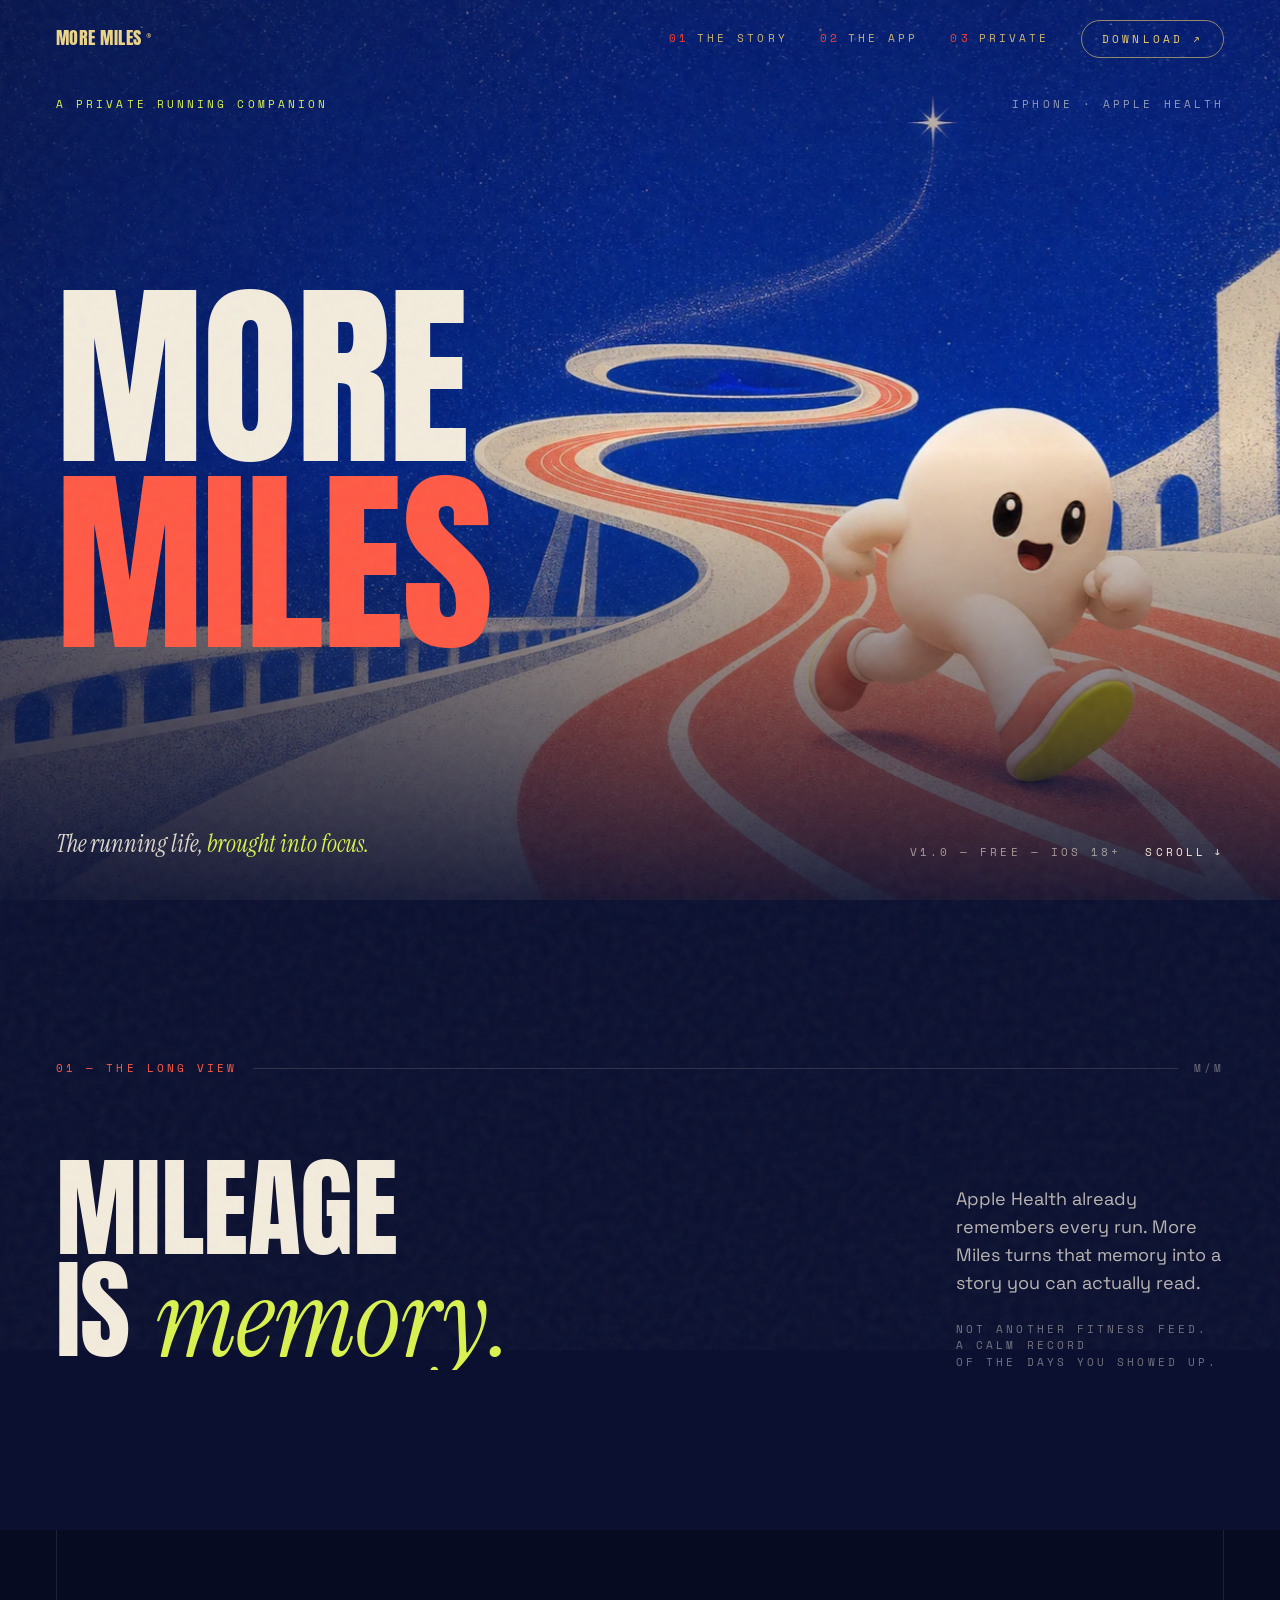
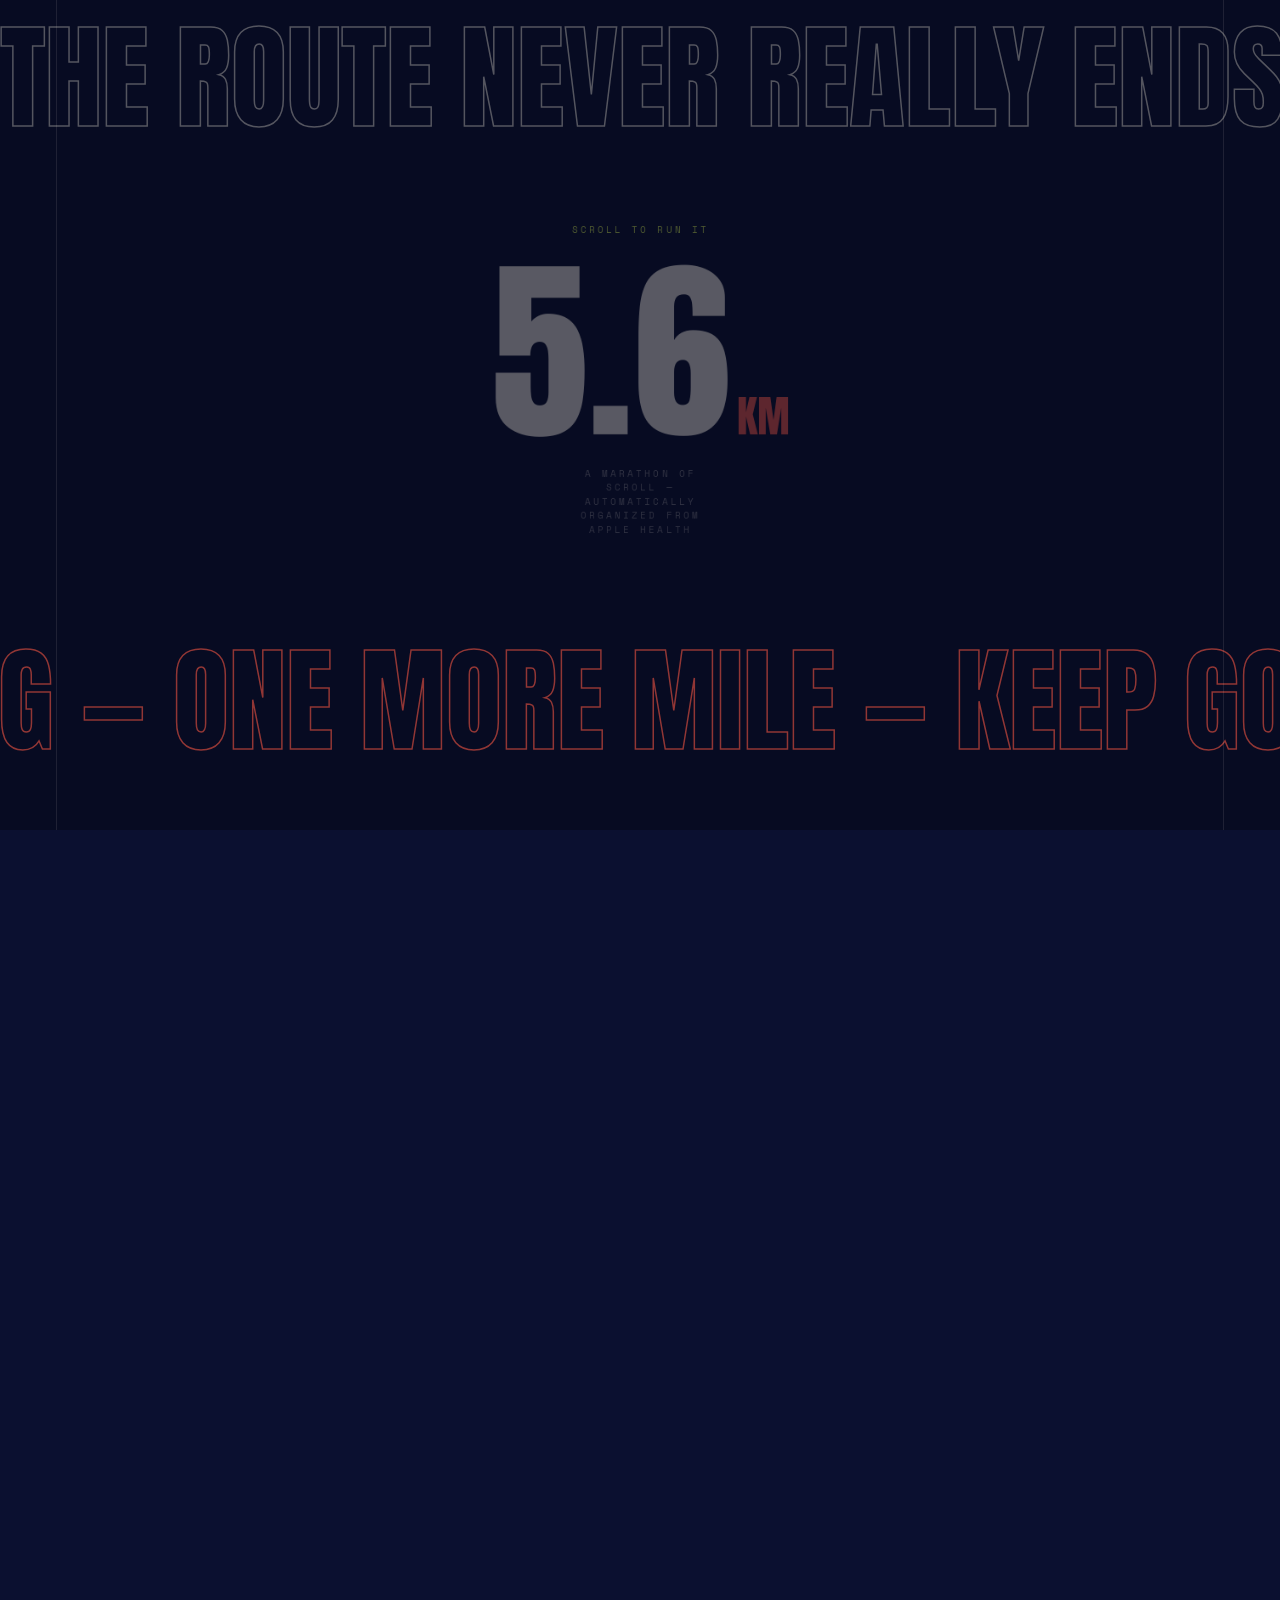
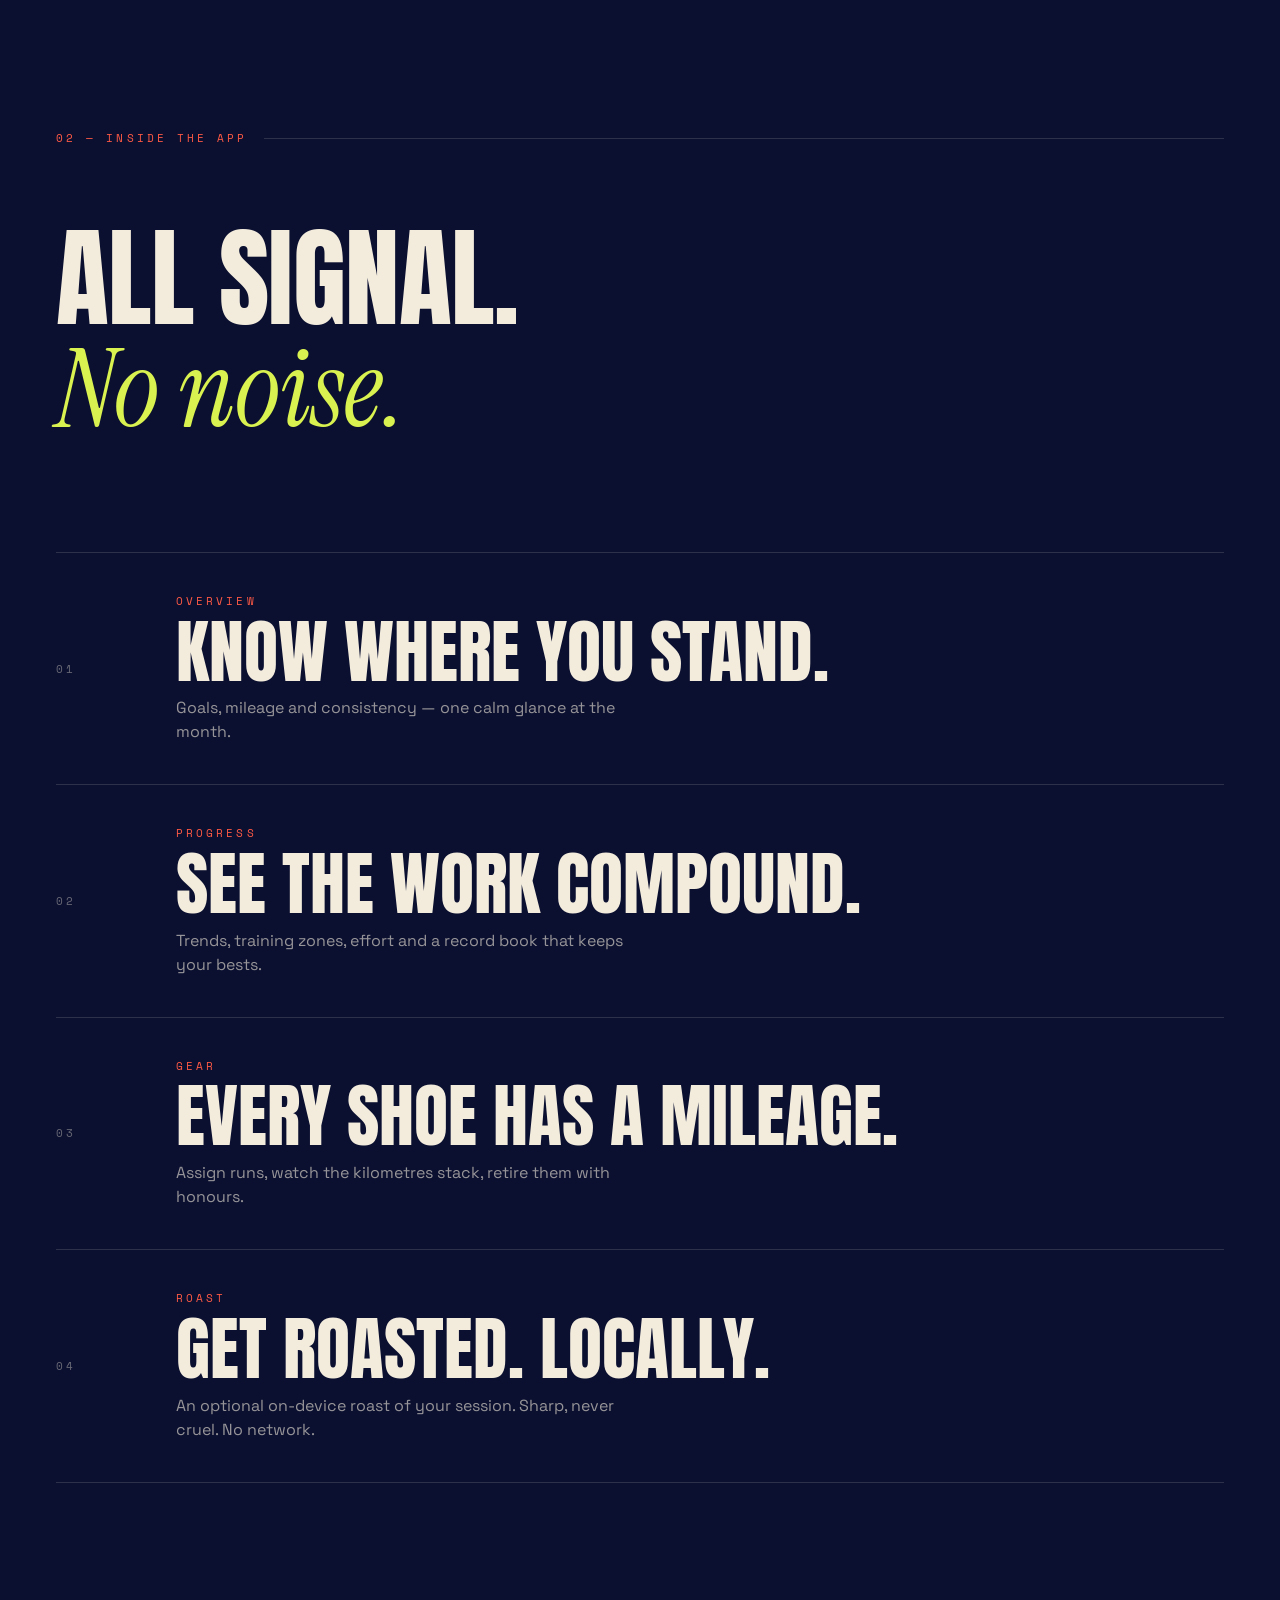
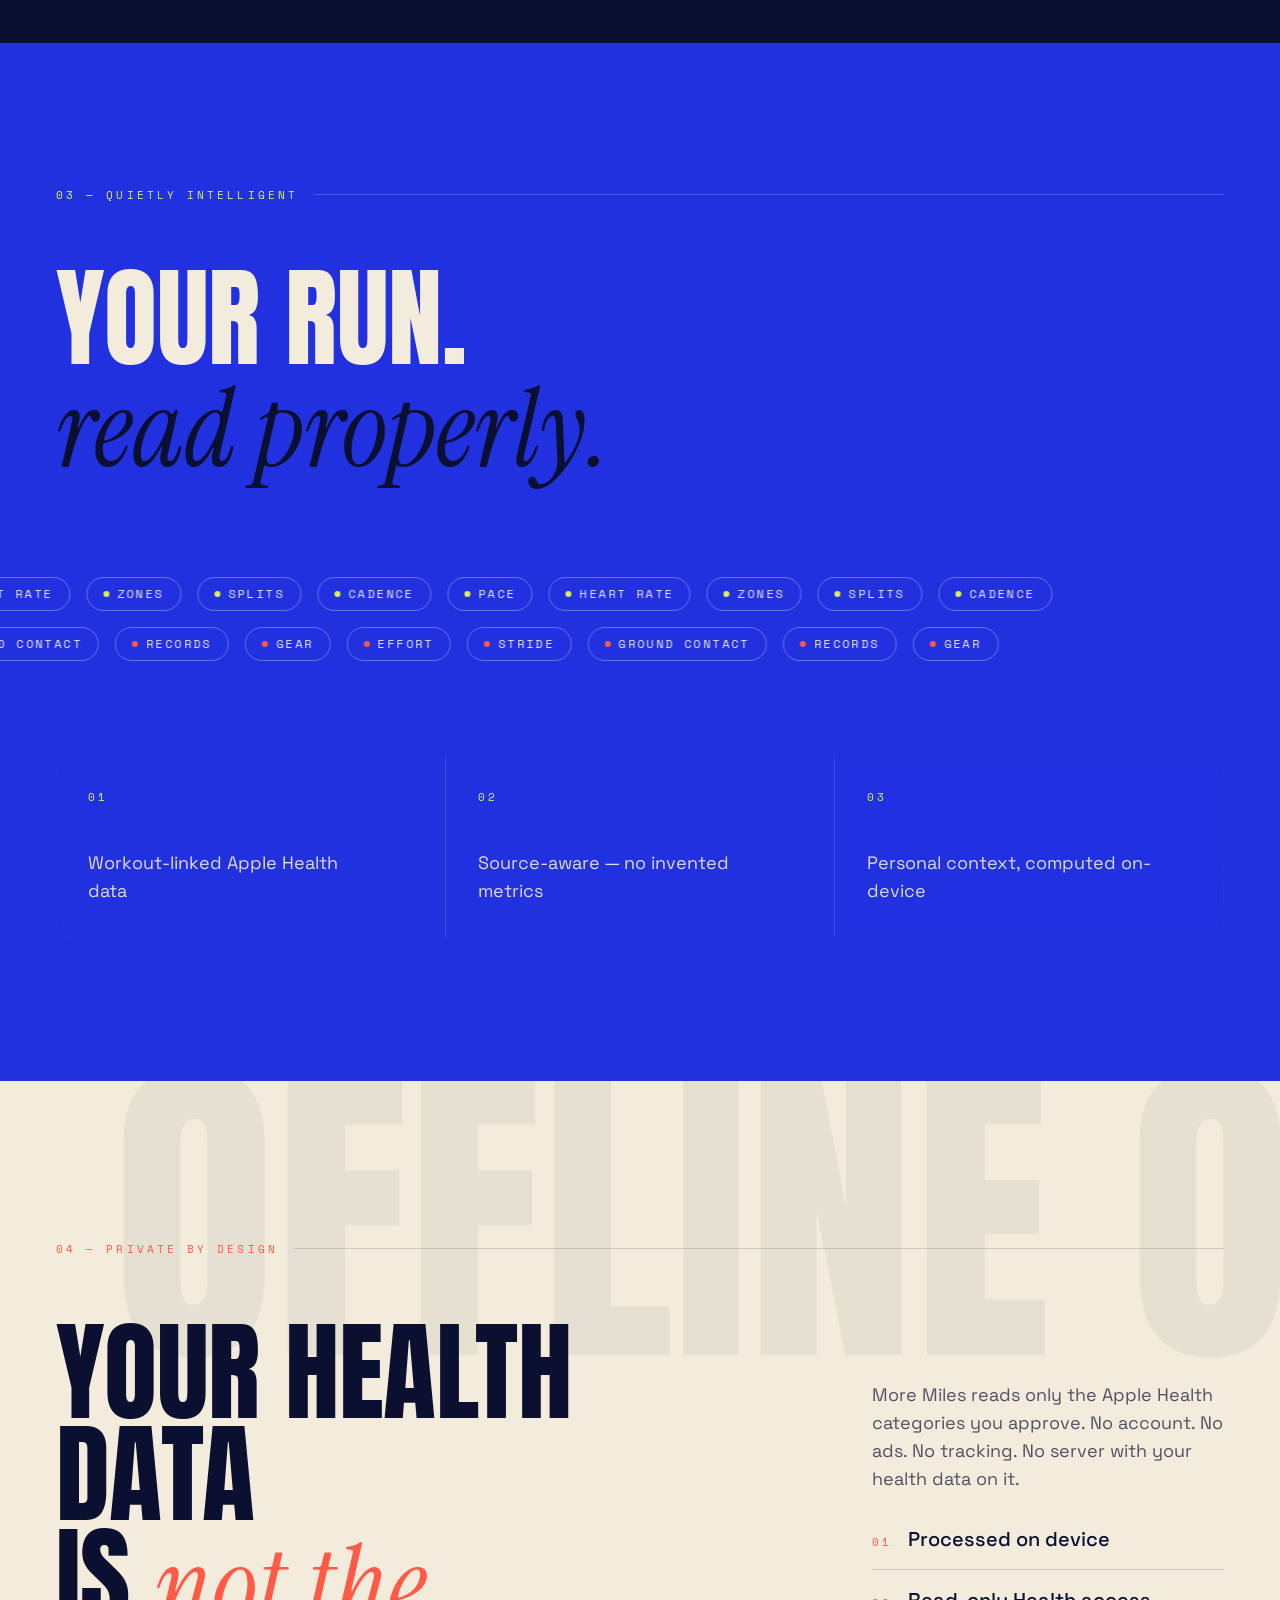
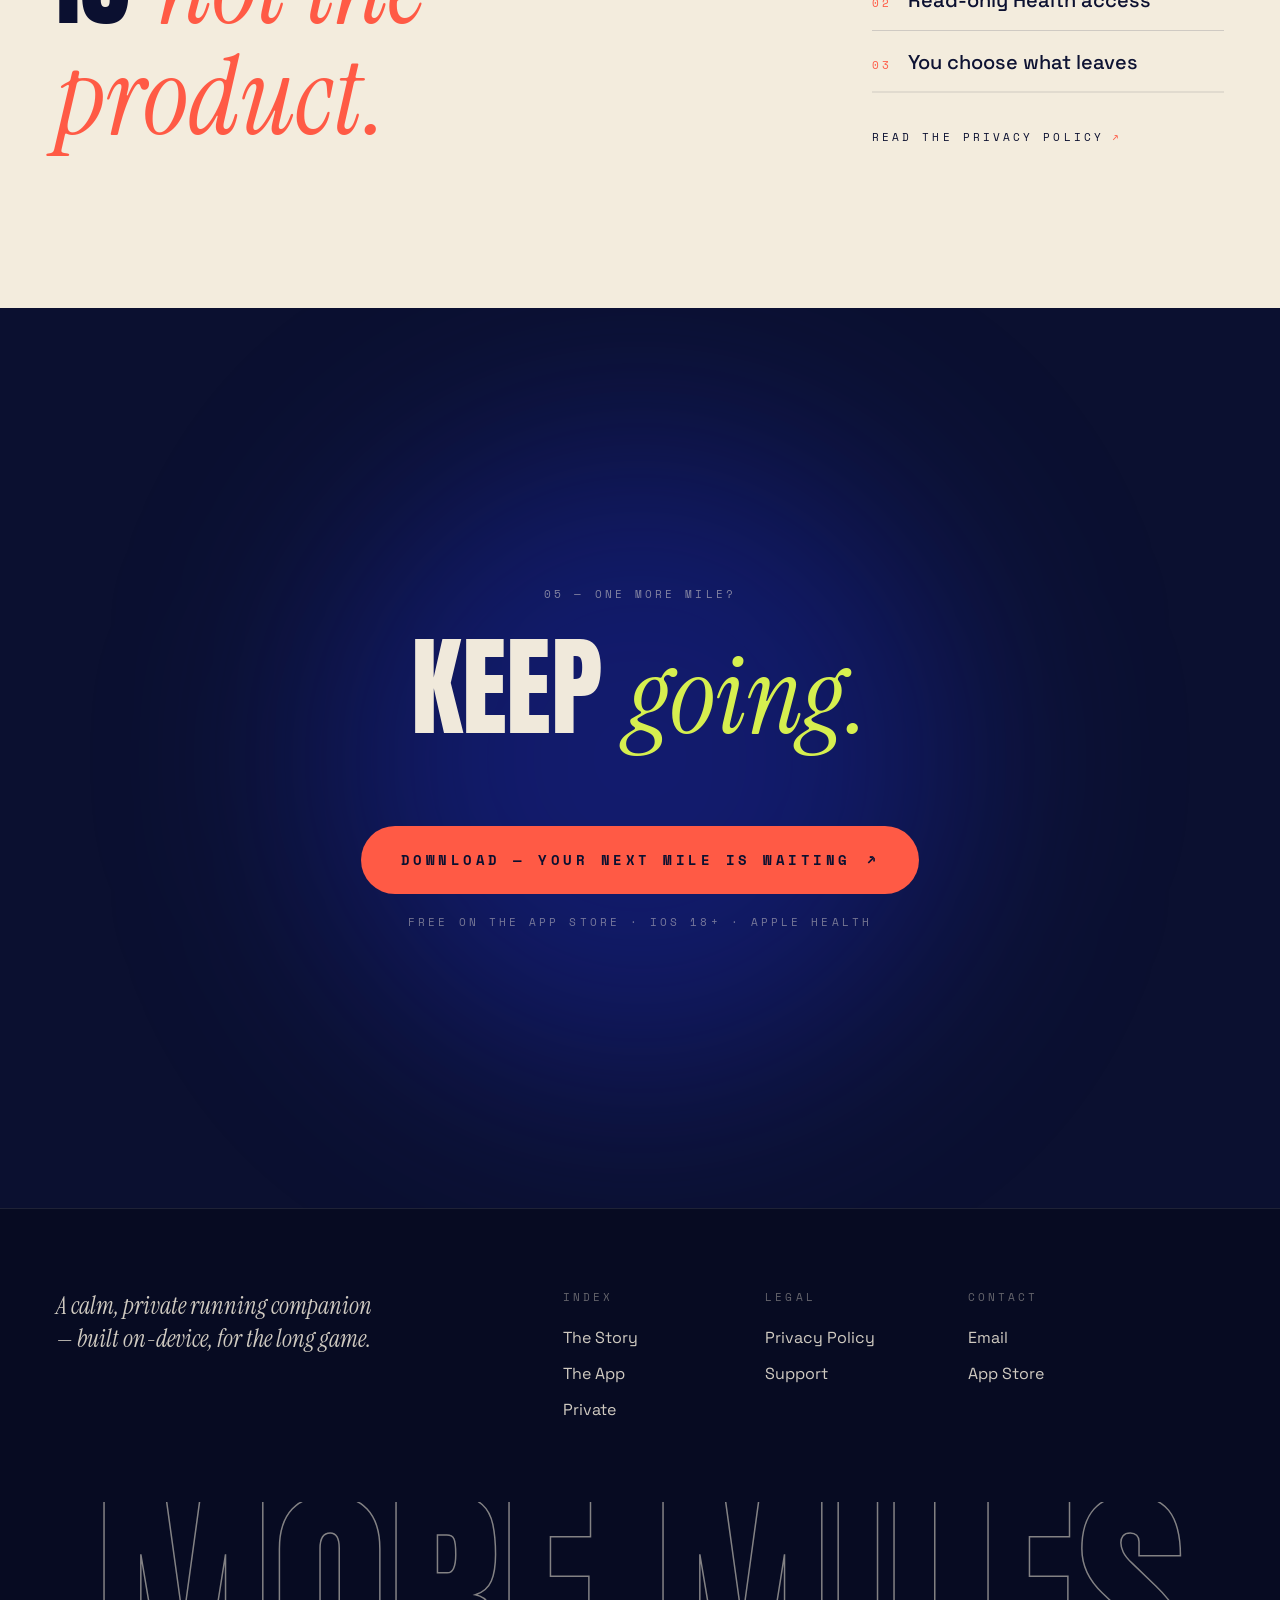
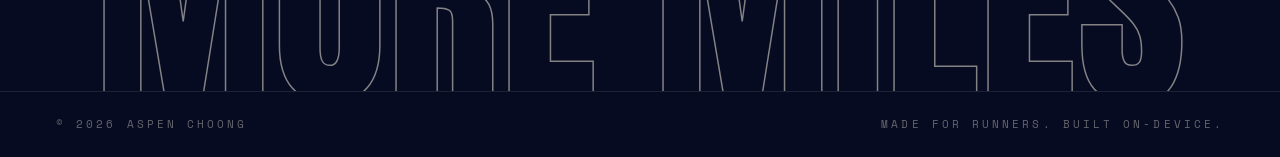
<file: index.html>
<!doctype html>
<html lang="en">
  <head>
    <meta charset="UTF-8" />
    <meta name="viewport" content="width=device-width, initial-scale=1.0, viewport-fit=cover" />
    <meta name="description" content="More Miles — a private running companion for iPhone. The running life, brought into focus." />
    <meta name="theme-color" content="#0B1030" />
    <link rel="icon" href="./favicon.png" type="image/png" />
    <link rel="canonical" href="https://more-miles.space/" />
    <title>More Miles — The running life, brought into focus</title>
    <link rel="preconnect" href="https://fonts.googleapis.com" />
    <link rel="preconnect" href="https://fonts.gstatic.com" crossorigin />
    <link
      href="https://fonts.googleapis.com/css2?family=Anton&family=Instrument+Serif:ital@0;1&family=Space+Grotesk:wght@300..700&family=Space+Mono:ital,wght@0,400;0,700;1,400&display=swap"
      rel="stylesheet"
    />
    <script type="module" crossorigin src="./assets/index-dtfMYQj7.js"></script>
    <link rel="stylesheet" crossorigin href="./assets/index-CjHIKile.css">
  </head>
  <body>
    <div id="root"></div>
  </body>
</html>
</file>
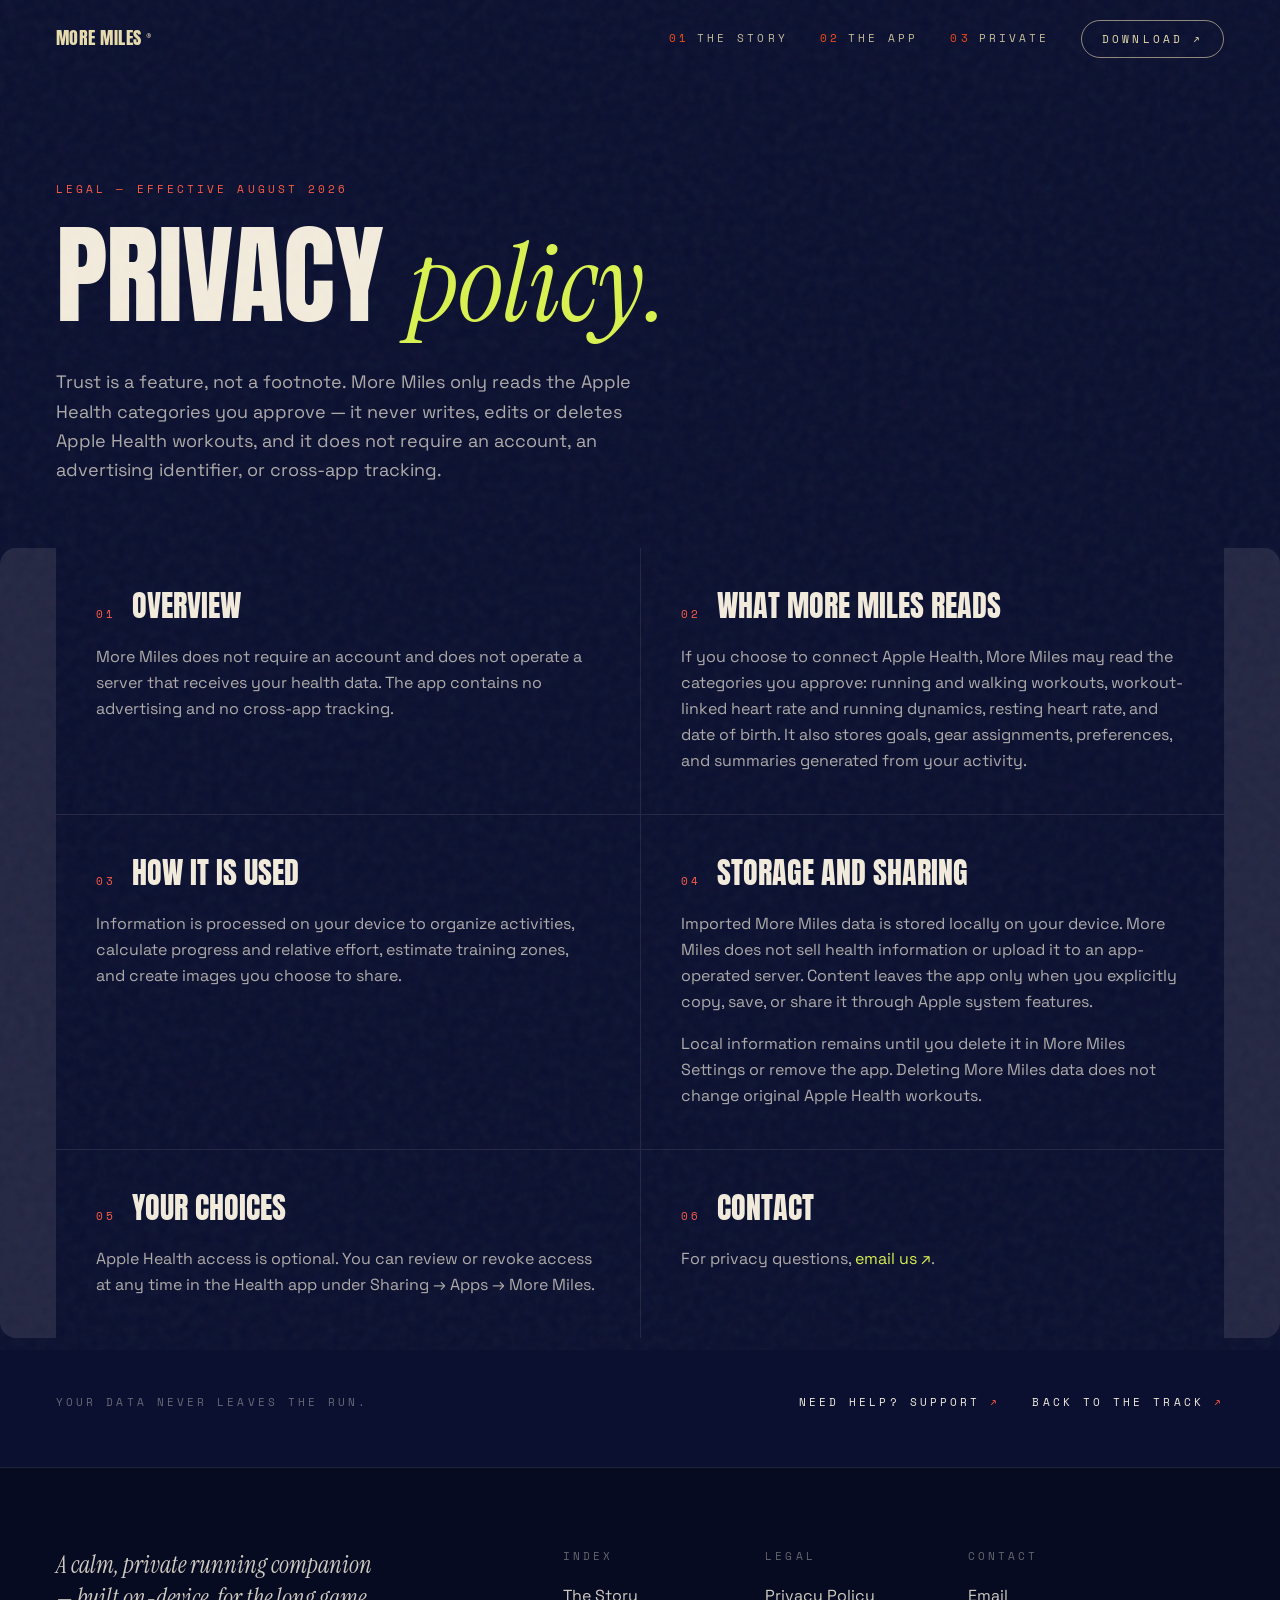
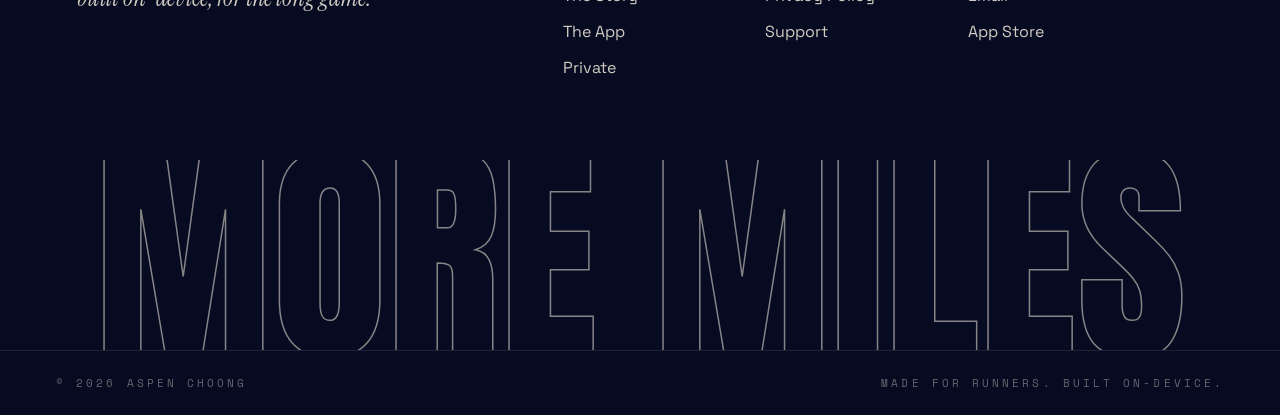
<file: privacy/index.html>
<!doctype html>
<html lang="en">
  <head>
    <meta charset="UTF-8" />
    <meta name="viewport" content="width=device-width, initial-scale=1.0" />
    <meta name="theme-color" content="#0B1030" />
    <meta name="robots" content="index,follow" />
    <link rel="canonical" href="https://more-miles.space/privacy/" />
    <meta http-equiv="refresh" content="0; url=../#/privacy" />
    <title>More Miles — Privacy Policy</title>
  </head>
  <body style="margin:0;background:#0b1030;color:#f3ecdd;font:16px system-ui,sans-serif">
    <main style="display:grid;min-height:100vh;place-items:center;padding:24px;text-align:center">
      <p>Opening the <a href="../#/privacy" style="color:#c8d522">More Miles Privacy Policy</a>…</p>
    </main>
    <script>window.location.replace("../#/privacy");</script>
  </body>
</html>
</file>
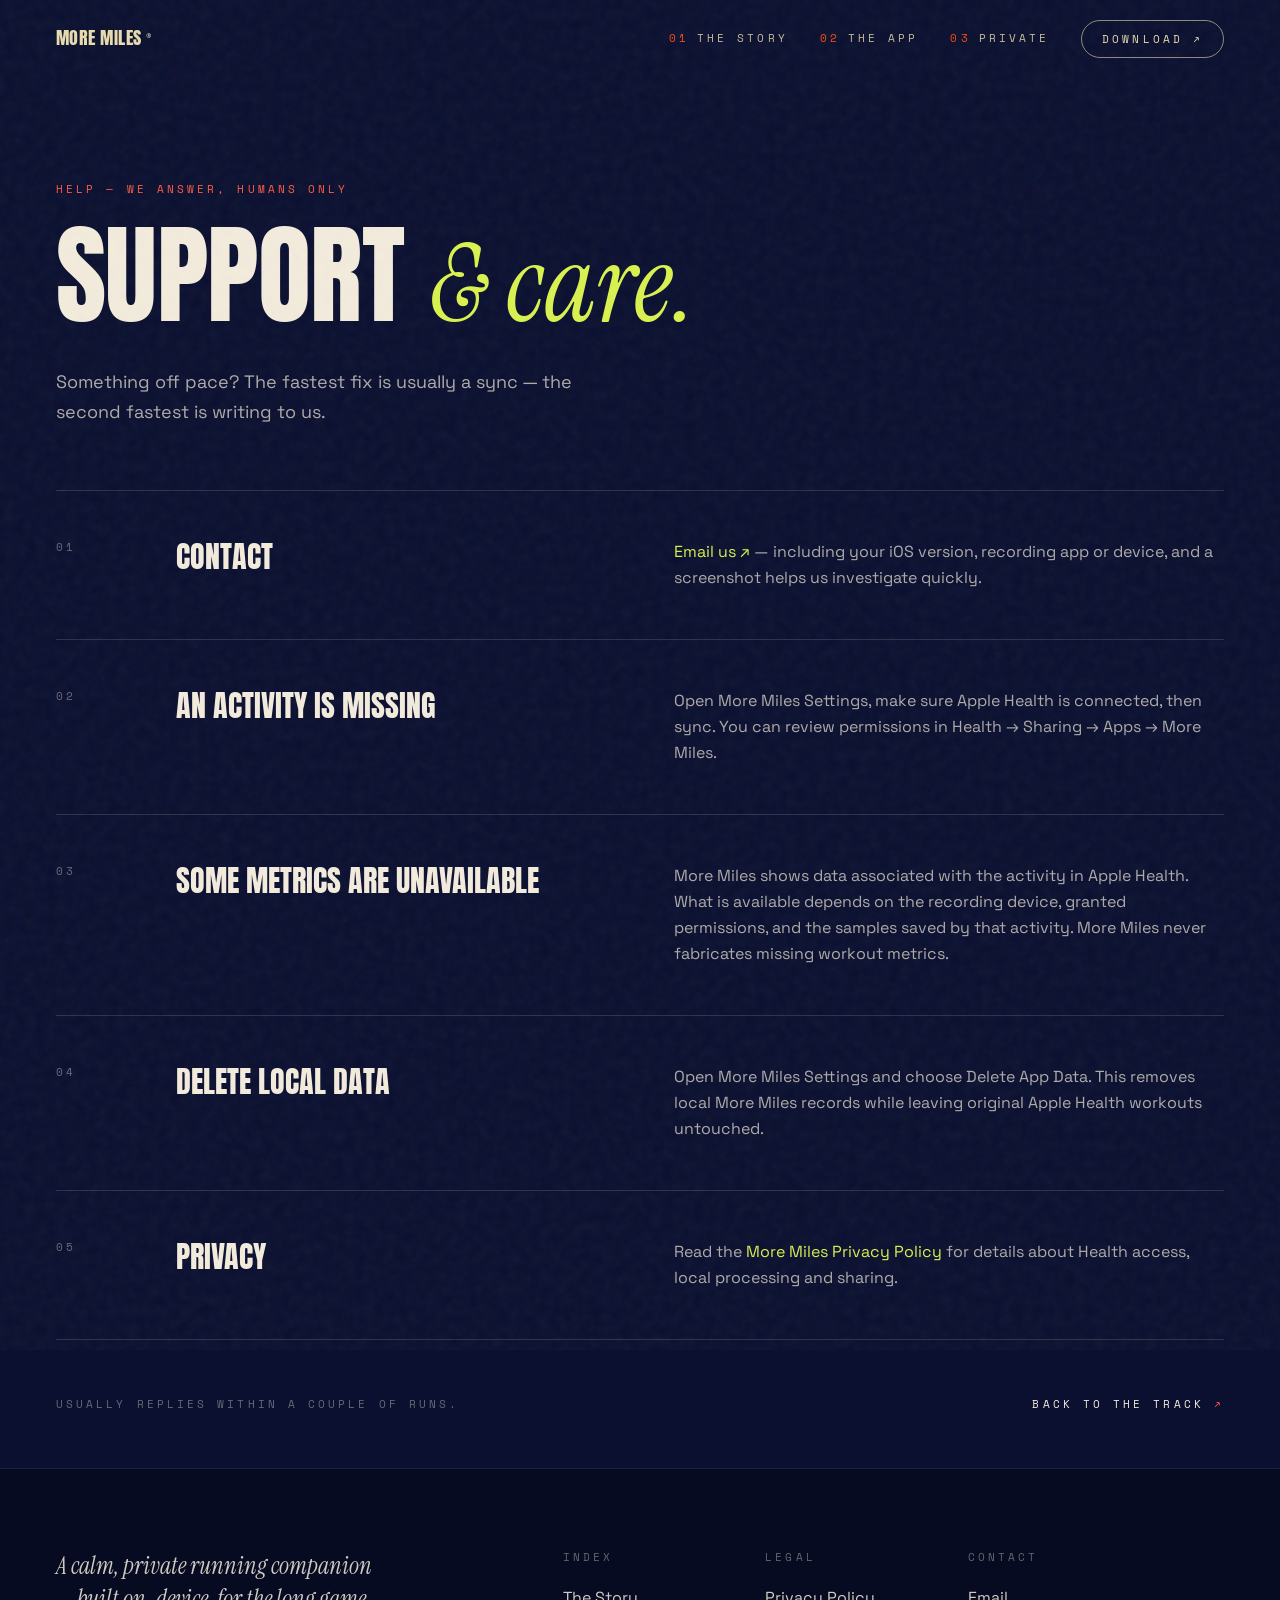
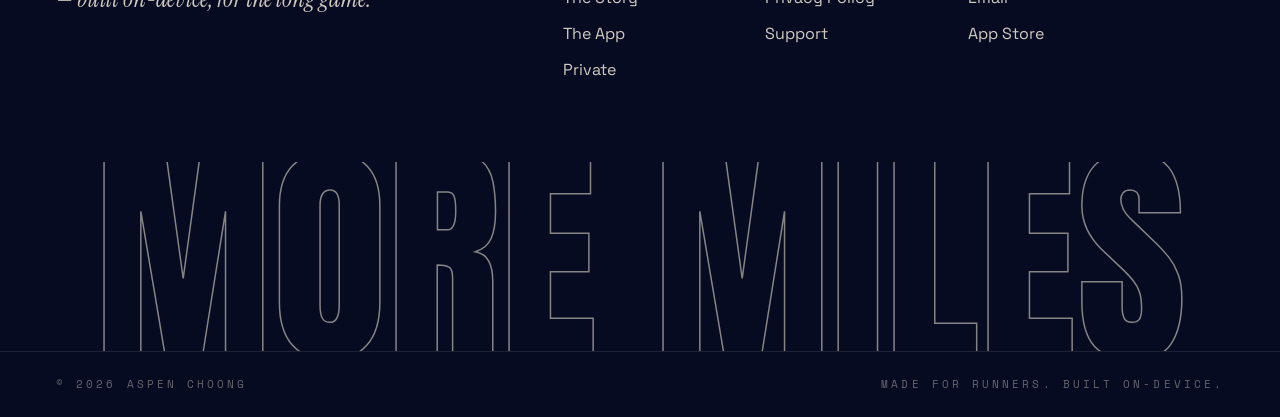
<file: support/index.html>
<!doctype html>
<html lang="en">
  <head>
    <meta charset="UTF-8" />
    <meta name="viewport" content="width=device-width, initial-scale=1.0" />
    <meta name="theme-color" content="#0B1030" />
    <meta name="robots" content="index,follow" />
    <link rel="canonical" href="https://more-miles.space/support/" />
    <meta http-equiv="refresh" content="0; url=../#/support" />
    <title>More Miles — Support</title>
  </head>
  <body style="margin:0;background:#0b1030;color:#f3ecdd;font:16px system-ui,sans-serif">
    <main style="display:grid;min-height:100vh;place-items:center;padding:24px;text-align:center">
      <p>Opening <a href="../#/support" style="color:#c8d522">More Miles Support</a>…</p>
    </main>
    <script>window.location.replace("../#/support");</script>
  </body>
</html>
</file>
<file: assets/index-CjHIKile.css>
*,:before,:after{--tw-border-spacing-x: 0;--tw-border-spacing-y: 0;--tw-translate-x: 0;--tw-translate-y: 0;--tw-rotate: 0;--tw-skew-x: 0;--tw-skew-y: 0;--tw-scale-x: 1;--tw-scale-y: 1;--tw-pan-x: ;--tw-pan-y: ;--tw-pinch-zoom: ;--tw-scroll-snap-strictness: proximity;--tw-gradient-from-position: ;--tw-gradient-via-position: ;--tw-gradient-to-position: ;--tw-ordinal: ;--tw-slashed-zero: ;--tw-numeric-figure: ;--tw-numeric-spacing: ;--tw-numeric-fraction: ;--tw-ring-inset: ;--tw-ring-offset-width: 0px;--tw-ring-offset-color: #fff;--tw-ring-color: rgb(59 130 246 / .5);--tw-ring-offset-shadow: 0 0 #0000;--tw-ring-shadow: 0 0 #0000;--tw-shadow: 0 0 #0000;--tw-shadow-colored: 0 0 #0000;--tw-blur: ;--tw-brightness: ;--tw-contrast: ;--tw-grayscale: ;--tw-hue-rotate: ;--tw-invert: ;--tw-saturate: ;--tw-sepia: ;--tw-drop-shadow: ;--tw-backdrop-blur: ;--tw-backdrop-brightness: ;--tw-backdrop-contrast: ;--tw-backdrop-grayscale: ;--tw-backdrop-hue-rotate: ;--tw-backdrop-invert: ;--tw-backdrop-opacity: ;--tw-backdrop-saturate: ;--tw-backdrop-sepia: ;--tw-contain-size: ;--tw-contain-layout: ;--tw-contain-paint: ;--tw-contain-style: }::backdrop{--tw-border-spacing-x: 0;--tw-border-spacing-y: 0;--tw-translate-x: 0;--tw-translate-y: 0;--tw-rotate: 0;--tw-skew-x: 0;--tw-skew-y: 0;--tw-scale-x: 1;--tw-scale-y: 1;--tw-pan-x: ;--tw-pan-y: ;--tw-pinch-zoom: ;--tw-scroll-snap-strictness: proximity;--tw-gradient-from-position: ;--tw-gradient-via-position: ;--tw-gradient-to-position: ;--tw-ordinal: ;--tw-slashed-zero: ;--tw-numeric-figure: ;--tw-numeric-spacing: ;--tw-numeric-fraction: ;--tw-ring-inset: ;--tw-ring-offset-width: 0px;--tw-ring-offset-color: #fff;--tw-ring-color: rgb(59 130 246 / .5);--tw-ring-offset-shadow: 0 0 #0000;--tw-ring-shadow: 0 0 #0000;--tw-shadow: 0 0 #0000;--tw-shadow-colored: 0 0 #0000;--tw-blur: ;--tw-brightness: ;--tw-contrast: ;--tw-grayscale: ;--tw-hue-rotate: ;--tw-invert: ;--tw-saturate: ;--tw-sepia: ;--tw-drop-shadow: ;--tw-backdrop-blur: ;--tw-backdrop-brightness: ;--tw-backdrop-contrast: ;--tw-backdrop-grayscale: ;--tw-backdrop-hue-rotate: ;--tw-backdrop-invert: ;--tw-backdrop-opacity: ;--tw-backdrop-saturate: ;--tw-backdrop-sepia: ;--tw-contain-size: ;--tw-contain-layout: ;--tw-contain-paint: ;--tw-contain-style: }*,:before,:after{box-sizing:border-box;border-width:0;border-style:solid;border-color:#e5e7eb}:before,:after{--tw-content: ""}html,:host{line-height:1.5;-webkit-text-size-adjust:100%;-moz-tab-size:4;-o-tab-size:4;tab-size:4;font-family:ui-sans-serif,system-ui,sans-serif,"Apple Color Emoji","Segoe UI Emoji",Segoe UI Symbol,"Noto Color Emoji";font-feature-settings:normal;font-variation-settings:normal;-webkit-tap-highlight-color:transparent}body{margin:0;line-height:inherit}hr{height:0;color:inherit;border-top-width:1px}abbr:where([title]){-webkit-text-decoration:underline dotted;text-decoration:underline dotted}h1,h2,h3,h4,h5,h6{font-size:inherit;font-weight:inherit}a{color:inherit;text-decoration:inherit}b,strong{font-weight:bolder}code,kbd,samp,pre{font-family:Space Mono,monospace;font-feature-settings:normal;font-variation-settings:normal;font-size:1em}small{font-size:80%}sub,sup{font-size:75%;line-height:0;position:relative;vertical-align:baseline}sub{bottom:-.25em}sup{top:-.5em}table{text-indent:0;border-color:inherit;border-collapse:collapse}button,input,optgroup,select,textarea{font-family:inherit;font-feature-settings:inherit;font-variation-settings:inherit;font-size:100%;font-weight:inherit;line-height:inherit;letter-spacing:inherit;color:inherit;margin:0;padding:0}button,select{text-transform:none}button,input:where([type=button]),input:where([type=reset]),input:where([type=submit]){-webkit-appearance:button;background-color:transparent;background-image:none}:-moz-focusring{outline:auto}:-moz-ui-invalid{box-shadow:none}progress{vertical-align:baseline}::-webkit-inner-spin-button,::-webkit-outer-spin-button{height:auto}[type=search]{-webkit-appearance:textfield;outline-offset:-2px}::-webkit-search-decoration{-webkit-appearance:none}::-webkit-file-upload-button{-webkit-appearance:button;font:inherit}summary{display:list-item}blockquote,dl,dd,h1,h2,h3,h4,h5,h6,hr,figure,p,pre{margin:0}fieldset{margin:0;padding:0}legend{padding:0}ol,ul,menu{list-style:none;margin:0;padding:0}dialog{padding:0}textarea{resize:vertical}input::-moz-placeholder,textarea::-moz-placeholder{opacity:1;color:#9ca3af}input::placeholder,textarea::placeholder{opacity:1;color:#9ca3af}button,[role=button]{cursor:pointer}:disabled{cursor:default}img,svg,video,canvas,audio,iframe,embed,object{display:block;vertical-align:middle}img,video{max-width:100%;height:auto}[hidden]:where(:not([hidden=until-found])){display:none}:root{--background: 232 64% 12%;--foreground: 41 42% 91%;--radius: .625rem}html{scroll-behavior:auto;scrollbar-width:none;-ms-overflow-style:none}html.lenis,html.lenis body{height:auto}.lenis.lenis-smooth{scroll-behavior:auto!important}body{--tw-bg-opacity: 1;background-color:rgb(11 16 48 / var(--tw-bg-opacity, 1));font-family:Space Grotesk,sans-serif;--tw-text-opacity: 1;color:rgb(243 236 221 / var(--tw-text-opacity, 1));-webkit-font-smoothing:antialiased;-moz-osx-font-smoothing:grayscale;overflow-x:clip}::-moz-selection{background:#ff5a45;color:#0b1030}::selection{background:#ff5a45;color:#0b1030}::-webkit-scrollbar{display:none;width:0;height:0}.container-x{margin-left:auto;margin-right:auto;width:100%;max-width:1680px;padding-left:1.25rem;padding-right:1.25rem}@media(min-width:640px){.container-x{padding-left:2rem;padding-right:2rem}}@media(min-width:1024px){.container-x{padding-left:3.5rem;padding-right:3.5rem}}.label{font-family:Space Mono,monospace;font-size:10px;text-transform:uppercase;letter-spacing:.28em}@media(min-width:640px){.label{font-size:11px}}.display-xl{font-family:Anton,sans-serif;text-transform:uppercase;line-height:.94;letter-spacing:-.01em;font-size:clamp(4rem,15.5vw,15rem)}.display-lg{font-family:Anton,sans-serif;text-transform:uppercase;line-height:.94;letter-spacing:-.005em;font-size:clamp(2.9rem,8.5vw,8.75rem)}.display-md{font-family:Anton,sans-serif;text-transform:uppercase;line-height:.95;font-size:clamp(2.2rem,5.5vw,5.25rem)}.serif-accent{font-family:"Instrument Serif",serif;text-transform:none;font-style:italic;letter-spacing:0em}.text-stroke-cream{-webkit-text-stroke:1.5px rgba(243,236,221,.55);color:transparent}.text-stroke-coral{-webkit-text-stroke:1.5px rgba(255,90,69,.8);color:transparent}.rl{display:block;overflow:hidden}.rl>.rl-in{display:block;transform:translateY(115%);will-change:transform}.link-line{position:relative}.link-line:after{content:"";position:absolute;left:0;bottom:-2px;height:1px;width:100%;background:currentColor;transform:scaleX(0);transform-origin:right;transition:transform .45s cubic-bezier(.65,0,.35,1)}.link-line:hover:after{transform:scaleX(1);transform-origin:left}.grain:before{content:"";position:fixed;inset:-50%;width:200%;height:200%;pointer-events:none;z-index:90;opacity:.05;background-image:url("data:image/svg+xml,%3Csvg viewBox='0 0 250 250' xmlns='http://www.w3.org/2000/svg'%3E%3Cfilter id='n'%3E%3CfeTurbulence type='fractalNoise' baseFrequency='0.7' numOctaves='3' stitchTiles='stitch'/%3E%3C/filter%3E%3Crect width='100%25' height='100%25' filter='url(%23n)'/%3E%3C/svg%3E");animation:grain-shift .9s steps(4) infinite}.chip{display:inline-flex;align-items:center;gap:.5rem;white-space:nowrap;border-radius:9999px;border-width:1px;border-color:#f3ecdd40;padding:.5rem 1rem;font-family:Space Mono,monospace;font-size:11px;text-transform:uppercase;letter-spacing:.2em;color:#f3ecddcc}@media(min-width:640px){.chip{font-size:.75rem;line-height:1rem}}.sr-only{position:absolute;width:1px;height:1px;padding:0;margin:-1px;overflow:hidden;clip:rect(0,0,0,0);white-space:nowrap;border-width:0}.pointer-events-none{pointer-events:none}.visible{visibility:visible}.invisible{visibility:hidden}.fixed{position:fixed}.absolute{position:absolute}.relative{position:relative}.inset-0{inset:0}.inset-x-0{left:0;right:0}.inset-y-0{top:0;bottom:0}.-bottom-12{bottom:-3rem}.-left-12{left:-3rem}.-right-12{right:-3rem}.-top-12{top:-3rem}.-top-8{top:-2rem}.bottom-0{bottom:0}.bottom-\[8\%\]{bottom:8%}.left-0{left:0}.left-1\/2{left:50%}.left-2{left:.5rem}.left-5{left:1.25rem}.left-\[50\%\]{left:50%}.right-0{right:0}.right-1{right:.25rem}.right-2{right:.5rem}.right-3{right:.75rem}.right-4{right:1rem}.right-5{right:1.25rem}.top-0{top:0}.top-1\.5{top:.375rem}.top-1\/2{top:50%}.top-3\.5{top:.875rem}.top-4{top:1rem}.top-\[10\%\]{top:10%}.top-\[1px\]{top:1px}.top-\[50\%\]{top:50%}.top-\[60\%\]{top:60%}.top-full{top:100%}.isolate{isolation:isolate}.z-10{z-index:10}.z-20{z-index:20}.z-50{z-index:50}.z-\[1\]{z-index:1}.z-\[75\]{z-index:75}.z-\[80\]{z-index:80}.z-\[95\]{z-index:95}.order-first{order:-9999}.order-last{order:9999}.col-start-2{grid-column-start:2}.row-span-2{grid-row:span 2 / span 2}.row-start-1{grid-row-start:1}.\!m-0{margin:0!important}.-mx-1{margin-left:-.25rem;margin-right:-.25rem}.-my-2{margin-top:-.5rem;margin-bottom:-.5rem}.mx-2{margin-left:.5rem;margin-right:.5rem}.mx-3\.5{margin-left:.875rem;margin-right:.875rem}.mx-auto{margin-left:auto;margin-right:auto}.my-0{margin-top:0;margin-bottom:0}.my-0\.5{margin-top:.125rem;margin-bottom:.125rem}.my-1{margin-top:.25rem;margin-bottom:.25rem}.-ml-4{margin-left:-1rem}.-mt-4{margin-top:-1rem}.mb-12{margin-bottom:3rem}.mb-14{margin-bottom:3.5rem}.mb-2{margin-bottom:.5rem}.mb-20{margin-bottom:5rem}.mb-3{margin-bottom:.75rem}.mb-4{margin-bottom:1rem}.mb-5{margin-bottom:1.25rem}.ml-1{margin-left:.25rem}.ml-3{margin-left:.75rem}.ml-4{margin-left:1rem}.ml-\[0\.15em\]{margin-left:.15em}.ml-auto{margin-left:auto}.mr-2{margin-right:.5rem}.mt-1\.5{margin-top:.375rem}.mt-16{margin-top:4rem}.mt-2{margin-top:.5rem}.mt-3{margin-top:.75rem}.mt-4{margin-top:1rem}.mt-6{margin-top:1.5rem}.mt-8{margin-top:2rem}.mt-auto{margin-top:auto}.line-clamp-1{overflow:hidden;display:-webkit-box;-webkit-box-orient:vertical;-webkit-line-clamp:1}.line-clamp-2{overflow:hidden;display:-webkit-box;-webkit-box-orient:vertical;-webkit-line-clamp:2}.block{display:block}.inline-block{display:inline-block}.flex{display:flex}.inline-flex{display:inline-flex}.table{display:table}.table-caption{display:table-caption}.table-cell{display:table-cell}.table-row{display:table-row}.grid{display:grid}.hidden{display:none}.aspect-square{aspect-ratio:1 / 1}.aspect-video{aspect-ratio:16 / 9}.size-10{width:2.5rem;height:2.5rem}.size-2{width:.5rem;height:.5rem}.size-2\.5{width:.625rem;height:.625rem}.size-3{width:.75rem;height:.75rem}.size-3\.5{width:.875rem;height:.875rem}.size-4{width:1rem;height:1rem}.size-6{width:1.5rem;height:1.5rem}.size-7{width:1.75rem;height:1.75rem}.size-8{width:2rem;height:2rem}.size-9{width:2.25rem;height:2.25rem}.size-auto{width:auto;height:auto}.size-full{width:100%;height:100%}.h-1\.5{height:.375rem}.h-10{height:2.5rem}.h-12{height:3rem}.h-2{height:.5rem}.h-2\.5{height:.625rem}.h-4{height:1rem}.h-5{height:1.25rem}.h-6{height:1.5rem}.h-7{height:1.75rem}.h-8{height:2rem}.h-9{height:2.25rem}.h-\[1\.15rem\]{height:1.15rem}.h-\[100svh\]{height:100svh}.h-\[70vmin\]{height:70vmin}.h-\[calc\(100\%-1px\)\]{height:calc(100% - 1px)}.h-\[var\(--radix-navigation-menu-viewport-height\)\]{height:var(--radix-navigation-menu-viewport-height)}.h-\[var\(--radix-select-trigger-height\)\]{height:var(--radix-select-trigger-height)}.h-auto{height:auto}.h-full{height:100%}.h-px{height:1px}.h-svh{height:100svh}.max-h-\[300px\]{max-height:300px}.min-h-0{min-height:0px}.min-h-16{min-height:4rem}.min-h-4{min-height:1rem}.min-h-\[100svh\]{min-height:100svh}.min-h-\[140px\]{min-height:140px}.min-h-\[540px\]{min-height:540px}.min-h-\[560px\]{min-height:560px}.min-h-svh{min-height:100svh}.w-0{width:0px}.w-1{width:.25rem}.w-1\.5{width:.375rem}.w-2{width:.5rem}.w-2\.5{width:.625rem}.w-3{width:.75rem}.w-3\/4{width:75%}.w-4{width:1rem}.w-5{width:1.25rem}.w-56{width:14rem}.w-64{width:16rem}.w-72{width:18rem}.w-8{width:2rem}.w-9{width:2.25rem}.w-\[100px\]{width:100px}.w-\[70vmin\]{width:70vmin}.w-auto{width:auto}.w-fit{width:-moz-fit-content;width:fit-content}.w-full{width:100%}.w-max{width:-moz-max-content;width:max-content}.w-px{width:1px}.min-w-0{min-width:0px}.min-w-10{min-width:2.5rem}.min-w-5{min-width:1.25rem}.min-w-8{min-width:2rem}.min-w-9{min-width:2.25rem}.min-w-\[12rem\]{min-width:12rem}.min-w-\[8rem\]{min-width:8rem}.min-w-\[var\(--radix-select-trigger-width\)\]{min-width:var(--radix-select-trigger-width)}.max-w-\[24ch\]{max-width:24ch}.max-w-\[26ch\]{max-width:26ch}.max-w-\[calc\(100\%-2rem\)\]{max-width:calc(100% - 2rem)}.max-w-max{max-width:-moz-max-content;max-width:max-content}.max-w-md{max-width:28rem}.max-w-prose{max-width:65ch}.max-w-sm{max-width:24rem}.max-w-xl{max-width:36rem}.max-w-xs{max-width:20rem}.flex-1{flex:1 1 0%}.shrink-0{flex-shrink:0}.grow{flex-grow:1}.grow-0{flex-grow:0}.basis-full{flex-basis:100%}.caption-bottom{caption-side:bottom}.border-collapse{border-collapse:collapse}.origin-bottom{transform-origin:bottom}.origin-left{transform-origin:left}.-translate-x-1\/2{--tw-translate-x: -50%;transform:translate(var(--tw-translate-x),var(--tw-translate-y)) rotate(var(--tw-rotate)) skew(var(--tw-skew-x)) skewY(var(--tw-skew-y)) scaleX(var(--tw-scale-x)) scaleY(var(--tw-scale-y))}.-translate-x-px{--tw-translate-x: -1px;transform:translate(var(--tw-translate-x),var(--tw-translate-y)) rotate(var(--tw-rotate)) skew(var(--tw-skew-x)) skewY(var(--tw-skew-y)) scaleX(var(--tw-scale-x)) scaleY(var(--tw-scale-y))}.-translate-y-1\/2{--tw-translate-y: -50%;transform:translate(var(--tw-translate-x),var(--tw-translate-y)) rotate(var(--tw-rotate)) skew(var(--tw-skew-x)) skewY(var(--tw-skew-y)) scaleX(var(--tw-scale-x)) scaleY(var(--tw-scale-y))}.translate-x-\[-50\%\]{--tw-translate-x: -50%;transform:translate(var(--tw-translate-x),var(--tw-translate-y)) rotate(var(--tw-rotate)) skew(var(--tw-skew-x)) skewY(var(--tw-skew-y)) scaleX(var(--tw-scale-x)) scaleY(var(--tw-scale-y))}.translate-x-px{--tw-translate-x: 1px;transform:translate(var(--tw-translate-x),var(--tw-translate-y)) rotate(var(--tw-rotate)) skew(var(--tw-skew-x)) skewY(var(--tw-skew-y)) scaleX(var(--tw-scale-x)) scaleY(var(--tw-scale-y))}.translate-y-0\.5{--tw-translate-y: .125rem;transform:translate(var(--tw-translate-x),var(--tw-translate-y)) rotate(var(--tw-rotate)) skew(var(--tw-skew-x)) skewY(var(--tw-skew-y)) scaleX(var(--tw-scale-x)) scaleY(var(--tw-scale-y))}.translate-y-\[-50\%\]{--tw-translate-y: -50%;transform:translate(var(--tw-translate-x),var(--tw-translate-y)) rotate(var(--tw-rotate)) skew(var(--tw-skew-x)) skewY(var(--tw-skew-y)) scaleX(var(--tw-scale-x)) scaleY(var(--tw-scale-y))}.translate-y-\[calc\(-50\%_-_2px\)\]{--tw-translate-y: calc(-50% - 2px) ;transform:translate(var(--tw-translate-x),var(--tw-translate-y)) rotate(var(--tw-rotate)) skew(var(--tw-skew-x)) skewY(var(--tw-skew-y)) scaleX(var(--tw-scale-x)) scaleY(var(--tw-scale-y))}.rotate-45{--tw-rotate: 45deg;transform:translate(var(--tw-translate-x),var(--tw-translate-y)) rotate(var(--tw-rotate)) skew(var(--tw-skew-x)) skewY(var(--tw-skew-y)) scaleX(var(--tw-scale-x)) scaleY(var(--tw-scale-y))}.rotate-90{--tw-rotate: 90deg;transform:translate(var(--tw-translate-x),var(--tw-translate-y)) rotate(var(--tw-rotate)) skew(var(--tw-skew-x)) skewY(var(--tw-skew-y)) scaleX(var(--tw-scale-x)) scaleY(var(--tw-scale-y))}.scale-x-0{--tw-scale-x: 0;transform:translate(var(--tw-translate-x),var(--tw-translate-y)) rotate(var(--tw-rotate)) skew(var(--tw-skew-x)) skewY(var(--tw-skew-y)) scaleX(var(--tw-scale-x)) scaleY(var(--tw-scale-y))}.scale-y-0{--tw-scale-y: 0;transform:translate(var(--tw-translate-x),var(--tw-translate-y)) rotate(var(--tw-rotate)) skew(var(--tw-skew-x)) skewY(var(--tw-skew-y)) scaleX(var(--tw-scale-x)) scaleY(var(--tw-scale-y))}.transform{transform:translate(var(--tw-translate-x),var(--tw-translate-y)) rotate(var(--tw-rotate)) skew(var(--tw-skew-x)) skewY(var(--tw-skew-y)) scaleX(var(--tw-scale-x)) scaleY(var(--tw-scale-y))}@keyframes bounce{0%,to{transform:translateY(-25%);animation-timing-function:cubic-bezier(.8,0,1,1)}50%{transform:none;animation-timing-function:cubic-bezier(0,0,.2,1)}}.animate-bounce{animation:bounce 1s infinite}@keyframes caret-blink{0%,70%,to{opacity:1}20%,50%{opacity:0}}.animate-caret-blink{animation:caret-blink 1.25s ease-out infinite}@keyframes pulse{50%{opacity:.5}}.animate-pulse{animation:pulse 2s cubic-bezier(.4,0,.6,1) infinite}@keyframes spin{to{transform:rotate(360deg)}}.animate-spin{animation:spin 1s linear infinite}.cursor-default{cursor:default}.cursor-text{cursor:text}.touch-none{touch-action:none}.select-none{-webkit-user-select:none;-moz-user-select:none;user-select:none}.resize-none{resize:none}.scroll-my-1{scroll-margin-top:.25rem;scroll-margin-bottom:.25rem}.scroll-py-1{scroll-padding-top:.25rem;scroll-padding-bottom:.25rem}.list-disc{list-style-type:disc}.list-none{list-style-type:none}.auto-rows-min{grid-auto-rows:min-content}.grid-cols-\[0_1fr\]{grid-template-columns:0 1fr}.grid-cols-\[auto_1fr\]{grid-template-columns:auto 1fr}.grid-rows-\[auto_auto\]{grid-template-rows:auto auto}.flex-row{flex-direction:row}.flex-col{flex-direction:column}.flex-col-reverse{flex-direction:column-reverse}.flex-wrap{flex-wrap:wrap}.place-content-center{place-content:center}.items-start{align-items:flex-start}.items-end{align-items:flex-end}.items-center{align-items:center}.items-baseline{align-items:baseline}.items-stretch{align-items:stretch}.justify-start{justify-content:flex-start}.justify-end{justify-content:flex-end}.justify-center{justify-content:center}.justify-between{justify-content:space-between}.justify-items-start{justify-items:start}.gap-0\.5{gap:.125rem}.gap-1{gap:.25rem}.gap-1\.5{gap:.375rem}.gap-12{gap:3rem}.gap-14{gap:3.5rem}.gap-2{gap:.5rem}.gap-2\.5{gap:.625rem}.gap-3{gap:.75rem}.gap-4{gap:1rem}.gap-5{gap:1.25rem}.gap-6{gap:1.5rem}.gap-7{gap:1.75rem}.gap-8{gap:2rem}.gap-\[--spacing\(var\(--gap\)\)\]{gap:var(--spacing(var(--gap)))}.gap-px{gap:1px}.gap-x-5{-moz-column-gap:1.25rem;column-gap:1.25rem}.gap-y-0\.5{row-gap:.125rem}.gap-y-3{row-gap:.75rem}.space-y-3>:not([hidden])~:not([hidden]){--tw-space-y-reverse: 0;margin-top:calc(.75rem * calc(1 - var(--tw-space-y-reverse)));margin-bottom:calc(.75rem * var(--tw-space-y-reverse))}.space-y-4>:not([hidden])~:not([hidden]){--tw-space-y-reverse: 0;margin-top:calc(1rem * calc(1 - var(--tw-space-y-reverse)));margin-bottom:calc(1rem * var(--tw-space-y-reverse))}.self-start{align-self:flex-start}.self-stretch{align-self:stretch}.justify-self-end{justify-self:end}.overflow-auto{overflow:auto}.overflow-hidden{overflow:hidden}.overflow-x-auto{overflow-x:auto}.overflow-y-auto{overflow-y:auto}.overflow-x-hidden{overflow-x:hidden}.whitespace-nowrap{white-space:nowrap}.text-balance{text-wrap:balance}.break-words{overflow-wrap:break-word}.rounded-2xl{border-radius:1rem}.rounded-\[2px\]{border-radius:2px}.rounded-\[4px\]{border-radius:4px}.rounded-\[calc\(var\(--radius\)-5px\)\]{border-radius:calc(var(--radius) - 5px)}.rounded-\[inherit\]{border-radius:inherit}.rounded-full{border-radius:9999px}.rounded-lg{border-radius:var(--radius)}.rounded-md{border-radius:calc(var(--radius) - 2px)}.rounded-none{border-radius:0}.rounded-sm{border-radius:calc(var(--radius) - 4px)}.rounded-xl{border-radius:calc(var(--radius) + 4px)}.rounded-xs{border-radius:calc(var(--radius) - 6px)}.rounded-l-md{border-top-left-radius:calc(var(--radius) - 2px);border-bottom-left-radius:calc(var(--radius) - 2px)}.rounded-r-md{border-top-right-radius:calc(var(--radius) - 2px);border-bottom-right-radius:calc(var(--radius) - 2px)}.rounded-tl-sm{border-top-left-radius:calc(var(--radius) - 4px)}.border{border-width:1px}.border-0{border-width:0px}.border-\[1\.5px\]{border-width:1.5px}.border-y{border-top-width:1px;border-bottom-width:1px}.border-b{border-bottom-width:1px}.border-l{border-left-width:1px}.border-r{border-right-width:1px}.border-t{border-top-width:1px}.border-dashed{border-style:dashed}.border-cream\/10{border-color:#f3ecdd1a}.border-cream\/15{border-color:#f3ecdd26}.border-cream\/35{border-color:#f3ecdd59}.border-cream\/60{border-color:#f3ecdd99}.border-navy\/15{border-color:#0b103026}.border-transparent{border-color:transparent}.border-l-transparent{border-left-color:transparent}.border-t-transparent{border-top-color:transparent}.bg-\[\#0e1c56\]{--tw-bg-opacity: 1;background-color:rgb(14 28 86 / var(--tw-bg-opacity, 1))}.bg-black\/50{background-color:#00000080}.bg-cobalt{--tw-bg-opacity: 1;background-color:rgb(34 49 224 / var(--tw-bg-opacity, 1))}.bg-cobalt\/25{background-color:#2231e040}.bg-cobalt\/35{background-color:#2231e059}.bg-coral{--tw-bg-opacity: 1;background-color:rgb(255 90 69 / var(--tw-bg-opacity, 1))}.bg-cream{--tw-bg-opacity: 1;background-color:rgb(243 236 221 / var(--tw-bg-opacity, 1))}.bg-cream\/10{background-color:#f3ecdd1a}.bg-cream\/15{background-color:#f3ecdd26}.bg-cream\/20{background-color:#f3ecdd33}.bg-ink{--tw-bg-opacity: 1;background-color:rgb(7 11 34 / var(--tw-bg-opacity, 1))}.bg-lime{--tw-bg-opacity: 1;background-color:rgb(217 242 79 / var(--tw-bg-opacity, 1))}.bg-navy{--tw-bg-opacity: 1;background-color:rgb(11 16 48 / var(--tw-bg-opacity, 1))}.bg-navy\/15{background-color:#0b103026}.bg-transparent{background-color:transparent}.bg-white{--tw-bg-opacity: 1;background-color:rgb(255 255 255 / var(--tw-bg-opacity, 1))}.bg-gradient-to-r{background-image:linear-gradient(to right,var(--tw-gradient-stops))}.bg-gradient-to-t{background-image:linear-gradient(to top,var(--tw-gradient-stops))}.from-navy{--tw-gradient-from: #0B1030 var(--tw-gradient-from-position);--tw-gradient-to: rgb(11 16 48 / 0) var(--tw-gradient-to-position);--tw-gradient-stops: var(--tw-gradient-from), var(--tw-gradient-to)}.from-navy\/55{--tw-gradient-from: rgb(11 16 48 / .55) var(--tw-gradient-from-position);--tw-gradient-to: rgb(11 16 48 / 0) var(--tw-gradient-to-position);--tw-gradient-stops: var(--tw-gradient-from), var(--tw-gradient-to)}.via-transparent{--tw-gradient-to: rgb(0 0 0 / 0) var(--tw-gradient-to-position);--tw-gradient-stops: var(--tw-gradient-from), transparent var(--tw-gradient-via-position), var(--tw-gradient-to)}.to-navy\/40{--tw-gradient-to: rgb(11 16 48 / .4) var(--tw-gradient-to-position)}.to-transparent{--tw-gradient-to: transparent var(--tw-gradient-to-position)}.fill-current{fill:currentColor}.object-cover{-o-object-fit:cover;object-fit:cover}.object-center{-o-object-position:center;object-position:center}.p-0{padding:0}.p-1{padding:.25rem}.p-2{padding:.5rem}.p-3{padding:.75rem}.p-4{padding:1rem}.p-6{padding:1.5rem}.p-7{padding:1.75rem}.p-\[3px\]{padding:3px}.p-px{padding:1px}.px-1{padding-left:.25rem;padding-right:.25rem}.px-1\.5{padding-left:.375rem;padding-right:.375rem}.px-2{padding-left:.5rem;padding-right:.5rem}.px-2\.5{padding-left:.625rem;padding-right:.625rem}.px-3{padding-left:.75rem;padding-right:.75rem}.px-4{padding-left:1rem;padding-right:1rem}.px-5{padding-left:1.25rem;padding-right:1.25rem}.px-6{padding-left:1.5rem;padding-right:1.5rem}.px-7{padding-left:1.75rem;padding-right:1.75rem}.px-8{padding-left:2rem;padding-right:2rem}.py-0\.5{padding-top:.125rem;padding-bottom:.125rem}.py-1{padding-top:.25rem;padding-bottom:.25rem}.py-1\.5{padding-top:.375rem;padding-bottom:.375rem}.py-14{padding-top:3.5rem;padding-bottom:3.5rem}.py-16{padding-top:4rem;padding-bottom:4rem}.py-2{padding-top:.5rem;padding-bottom:.5rem}.py-2\.5{padding-top:.625rem;padding-bottom:.625rem}.py-28{padding-top:7rem;padding-bottom:7rem}.py-3{padding-top:.75rem;padding-bottom:.75rem}.py-4{padding-top:1rem;padding-bottom:1rem}.py-5{padding-top:1.25rem;padding-bottom:1.25rem}.py-6{padding-top:1.5rem;padding-bottom:1.5rem}.py-8{padding-top:2rem;padding-bottom:2rem}.py-9{padding-top:2.25rem;padding-bottom:2.25rem}.pb-0{padding-bottom:0}.pb-16{padding-bottom:4rem}.pb-3{padding-bottom:.75rem}.pb-4{padding-bottom:1rem}.pb-8{padding-bottom:2rem}.pl-2{padding-left:.5rem}.pl-3{padding-left:.75rem}.pl-4{padding-left:1rem}.pl-8{padding-left:2rem}.pr-1{padding-right:.25rem}.pr-2{padding-right:.5rem}.pr-2\.5{padding-right:.625rem}.pr-3{padding-right:.75rem}.pr-8{padding-right:2rem}.pt-0{padding-top:0}.pt-24{padding-top:6rem}.pt-28{padding-top:7rem}.pt-3{padding-top:.75rem}.pt-36{padding-top:9rem}.pt-4{padding-top:1rem}.text-left{text-align:left}.text-center{text-align:center}.align-middle{vertical-align:middle}.font-display{font-family:Anton,sans-serif}.font-mono{font-family:Space Mono,monospace}.font-sans{font-family:ui-sans-serif,system-ui,sans-serif,"Apple Color Emoji","Segoe UI Emoji",Segoe UI Symbol,"Noto Color Emoji"}.font-serif{font-family:"Instrument Serif",serif}.text-2xl{font-size:1.5rem;line-height:2rem}.text-6xl{font-size:3.75rem;line-height:1}.text-\[0\.22em\]{font-size:.22em}.text-\[0\.8rem\]{font-size:.8rem}.text-\[13vw\]{font-size:13vw}.text-\[18\.5vw\]{font-size:18.5vw}.text-\[22vw\]{font-size:22vw}.text-\[24vw\]{font-size:24vw}.text-\[26vw\]{font-size:26vw}.text-\[5vw\]{font-size:5vw}.text-\[9px\]{font-size:9px}.text-base{font-size:1rem;line-height:1.5rem}.text-lg{font-size:1.125rem;line-height:1.75rem}.text-sm{font-size:.875rem;line-height:1.25rem}.text-sm\/relaxed{font-size:.875rem;line-height:1.625}.text-xl{font-size:1.25rem;line-height:1.75rem}.text-xs{font-size:.75rem;line-height:1rem}.font-bold{font-weight:700}.font-medium{font-weight:500}.font-normal{font-weight:400}.font-semibold{font-weight:600}.uppercase{text-transform:uppercase}.italic{font-style:italic}.tabular-nums{--tw-numeric-spacing: tabular-nums;font-variant-numeric:var(--tw-ordinal) var(--tw-slashed-zero) var(--tw-numeric-figure) var(--tw-numeric-spacing) var(--tw-numeric-fraction)}.leading-\[0\.8\]{line-height:.8}.leading-\[1\.05\]{line-height:1.05}.leading-none{line-height:1}.leading-normal{line-height:1.5}.leading-relaxed{line-height:1.625}.leading-snug{line-height:1.375}.leading-tight{line-height:1.25}.tracking-\[0\.25em\]{letter-spacing:.25em}.tracking-tight{letter-spacing:-.025em}.tracking-wide{letter-spacing:.025em}.tracking-widest{letter-spacing:.1em}.text-coral{--tw-text-opacity: 1;color:rgb(255 90 69 / var(--tw-text-opacity, 1))}.text-cream{--tw-text-opacity: 1;color:rgb(243 236 221 / var(--tw-text-opacity, 1))}.text-cream\/40{color:#f3ecdd66}.text-cream\/45{color:#f3ecdd73}.text-cream\/50{color:#f3ecdd80}.text-cream\/60{color:#f3ecdd99}.text-cream\/70{color:#f3ecddb3}.text-cream\/75{color:#f3ecddbf}.text-cream\/85{color:#f3ecddd9}.text-cream\/90{color:#f3ecdde6}.text-current{color:currentColor}.text-lime{--tw-text-opacity: 1;color:rgb(217 242 79 / var(--tw-text-opacity, 1))}.text-lime\/80{color:#d9f24fcc}.text-navy{--tw-text-opacity: 1;color:rgb(11 16 48 / var(--tw-text-opacity, 1))}.text-navy\/70{color:#0b1030b3}.text-navy\/\[0\.05\]{color:#0b10300d}.text-white{--tw-text-opacity: 1;color:rgb(255 255 255 / var(--tw-text-opacity, 1))}.underline-offset-4{text-underline-offset:4px}.opacity-0{opacity:0}.opacity-50{opacity:.5}.opacity-60{opacity:.6}.opacity-70{opacity:.7}.mix-blend-difference{mix-blend-mode:difference}.shadow{--tw-shadow: 0 1px 3px 0 rgb(0 0 0 / .1), 0 1px 2px -1px rgb(0 0 0 / .1);--tw-shadow-colored: 0 1px 3px 0 var(--tw-shadow-color), 0 1px 2px -1px var(--tw-shadow-color);box-shadow:var(--tw-ring-offset-shadow, 0 0 #0000),var(--tw-ring-shadow, 0 0 #0000),var(--tw-shadow)}.shadow-\[0_0_0_1px_hsl\(var\(--sidebar-border\)\)\]{--tw-shadow: 0 0 0 1px hsl(var(--sidebar-border));--tw-shadow-colored: 0 0 0 1px var(--tw-shadow-color);box-shadow:var(--tw-ring-offset-shadow, 0 0 #0000),var(--tw-ring-shadow, 0 0 #0000),var(--tw-shadow)}.shadow-lg{--tw-shadow: 0 10px 15px -3px rgb(0 0 0 / .1), 0 4px 6px -4px rgb(0 0 0 / .1);--tw-shadow-colored: 0 10px 15px -3px var(--tw-shadow-color), 0 4px 6px -4px var(--tw-shadow-color);box-shadow:var(--tw-ring-offset-shadow, 0 0 #0000),var(--tw-ring-shadow, 0 0 #0000),var(--tw-shadow)}.shadow-md{--tw-shadow: 0 4px 6px -1px rgb(0 0 0 / .1), 0 2px 4px -2px rgb(0 0 0 / .1);--tw-shadow-colored: 0 4px 6px -1px var(--tw-shadow-color), 0 2px 4px -2px var(--tw-shadow-color);box-shadow:var(--tw-ring-offset-shadow, 0 0 #0000),var(--tw-ring-shadow, 0 0 #0000),var(--tw-shadow)}.shadow-none{--tw-shadow: 0 0 #0000;--tw-shadow-colored: 0 0 #0000;box-shadow:var(--tw-ring-offset-shadow, 0 0 #0000),var(--tw-ring-shadow, 0 0 #0000),var(--tw-shadow)}.shadow-sm{--tw-shadow: 0 1px 2px 0 rgb(0 0 0 / .05);--tw-shadow-colored: 0 1px 2px 0 var(--tw-shadow-color);box-shadow:var(--tw-ring-offset-shadow, 0 0 #0000),var(--tw-ring-shadow, 0 0 #0000),var(--tw-shadow)}.shadow-xl{--tw-shadow: 0 20px 25px -5px rgb(0 0 0 / .1), 0 8px 10px -6px rgb(0 0 0 / .1);--tw-shadow-colored: 0 20px 25px -5px var(--tw-shadow-color), 0 8px 10px -6px var(--tw-shadow-color);box-shadow:var(--tw-ring-offset-shadow, 0 0 #0000),var(--tw-ring-shadow, 0 0 #0000),var(--tw-shadow)}.shadow-xs{--tw-shadow: 0 1px 2px 0 rgb(0 0 0 / .05);--tw-shadow-colored: 0 1px 2px 0 var(--tw-shadow-color);box-shadow:var(--tw-ring-offset-shadow, 0 0 #0000),var(--tw-ring-shadow, 0 0 #0000),var(--tw-shadow)}.outline-none{outline:2px solid transparent;outline-offset:2px}.outline{outline-style:solid}.ring-0{--tw-ring-offset-shadow: var(--tw-ring-inset) 0 0 0 var(--tw-ring-offset-width) var(--tw-ring-offset-color);--tw-ring-shadow: var(--tw-ring-inset) 0 0 0 calc(0px + var(--tw-ring-offset-width)) var(--tw-ring-color);box-shadow:var(--tw-ring-offset-shadow),var(--tw-ring-shadow),var(--tw-shadow, 0 0 #0000)}.blur-\[110px\]{--tw-blur: blur(110px);filter:var(--tw-blur) var(--tw-brightness) var(--tw-contrast) var(--tw-grayscale) var(--tw-hue-rotate) var(--tw-invert) var(--tw-saturate) var(--tw-sepia) var(--tw-drop-shadow)}.filter{filter:var(--tw-blur) var(--tw-brightness) var(--tw-contrast) var(--tw-grayscale) var(--tw-hue-rotate) var(--tw-invert) var(--tw-saturate) var(--tw-sepia) var(--tw-drop-shadow)}.transition{transition-property:color,background-color,border-color,text-decoration-color,fill,stroke,opacity,box-shadow,transform,filter,backdrop-filter;transition-timing-function:cubic-bezier(.4,0,.2,1);transition-duration:.15s}.transition-\[color\,box-shadow\]{transition-property:color,box-shadow;transition-timing-function:cubic-bezier(.4,0,.2,1);transition-duration:.15s}.transition-\[left\,right\,width\]{transition-property:left,right,width;transition-timing-function:cubic-bezier(.4,0,.2,1);transition-duration:.15s}.transition-\[margin\,opacity\]{transition-property:margin,opacity;transition-timing-function:cubic-bezier(.4,0,.2,1);transition-duration:.15s}.transition-\[width\,height\,padding\]{transition-property:width,height,padding;transition-timing-function:cubic-bezier(.4,0,.2,1);transition-duration:.15s}.transition-\[width\]{transition-property:width;transition-timing-function:cubic-bezier(.4,0,.2,1);transition-duration:.15s}.transition-all{transition-property:all;transition-timing-function:cubic-bezier(.4,0,.2,1);transition-duration:.15s}.transition-colors{transition-property:color,background-color,border-color,text-decoration-color,fill,stroke;transition-timing-function:cubic-bezier(.4,0,.2,1);transition-duration:.15s}.transition-none{transition-property:none}.transition-opacity{transition-property:opacity;transition-timing-function:cubic-bezier(.4,0,.2,1);transition-duration:.15s}.transition-shadow{transition-property:box-shadow;transition-timing-function:cubic-bezier(.4,0,.2,1);transition-duration:.15s}.transition-transform{transition-property:transform;transition-timing-function:cubic-bezier(.4,0,.2,1);transition-duration:.15s}.duration-100{transition-duration:.1s}.duration-1000{transition-duration:1s}.duration-200{transition-duration:.2s}.duration-300{transition-duration:.3s}.duration-500{transition-duration:.5s}.ease-in-out{transition-timing-function:cubic-bezier(.4,0,.2,1)}.ease-linear{transition-timing-function:linear}.ease-out{transition-timing-function:cubic-bezier(0,0,.2,1)}.will-change-transform{will-change:transform}@keyframes enter{0%{opacity:var(--tw-enter-opacity, 1);transform:translate3d(var(--tw-enter-translate-x, 0),var(--tw-enter-translate-y, 0),0) scale3d(var(--tw-enter-scale, 1),var(--tw-enter-scale, 1),var(--tw-enter-scale, 1)) rotate(var(--tw-enter-rotate, 0))}}@keyframes exit{to{opacity:var(--tw-exit-opacity, 1);transform:translate3d(var(--tw-exit-translate-x, 0),var(--tw-exit-translate-y, 0),0) scale3d(var(--tw-exit-scale, 1),var(--tw-exit-scale, 1),var(--tw-exit-scale, 1)) rotate(var(--tw-exit-rotate, 0))}}.animate-in{animation-name:enter;animation-duration:.15s;--tw-enter-opacity: initial;--tw-enter-scale: initial;--tw-enter-rotate: initial;--tw-enter-translate-x: initial;--tw-enter-translate-y: initial}.fade-in-0{--tw-enter-opacity: 0}.zoom-in-95{--tw-enter-scale: .95}.duration-100{animation-duration:.1s}.duration-1000{animation-duration:1s}.duration-200{animation-duration:.2s}.duration-300{animation-duration:.3s}.duration-500{animation-duration:.5s}.ease-in-out{animation-timing-function:cubic-bezier(.4,0,.2,1)}.ease-linear{animation-timing-function:linear}.ease-out{animation-timing-function:cubic-bezier(0,0,.2,1)}.running{animation-play-state:running}.\[--cell-size\:--spacing\(8\)\]{--cell-size: var(--spacing(8))}@keyframes grain-shift{0%{transform:translate(0)}25%{transform:translate(-2%,3%)}50%{transform:translate(3%,-2%)}75%{transform:translate(-3%,-3%)}to{transform:translate(2%,2%)}}@keyframes float-y{0%,to{transform:translateY(0)}50%{transform:translateY(-16px)}}@media(prefers-reduced-motion:reduce){.grain:before{animation:none}*{animation-duration:.01ms!important;transition-duration:.01ms!important}}.file\:inline-flex::file-selector-button{display:inline-flex}.file\:h-7::file-selector-button{height:1.75rem}.file\:border-0::file-selector-button{border-width:0px}.file\:bg-transparent::file-selector-button{background-color:transparent}.file\:text-sm::file-selector-button{font-size:.875rem;line-height:1.25rem}.file\:font-medium::file-selector-button{font-weight:500}.after\:absolute:after{content:var(--tw-content);position:absolute}.after\:-inset-2:after{content:var(--tw-content);inset:-.5rem}.after\:inset-y-0:after{content:var(--tw-content);top:0;bottom:0}.after\:left-1\/2:after{content:var(--tw-content);left:50%}.after\:w-1:after{content:var(--tw-content);width:.25rem}.after\:w-\[2px\]:after{content:var(--tw-content);width:2px}.after\:-translate-x-1\/2:after{content:var(--tw-content);--tw-translate-x: -50%;transform:translate(var(--tw-translate-x),var(--tw-translate-y)) rotate(var(--tw-rotate)) skew(var(--tw-skew-x)) skewY(var(--tw-skew-y)) scaleX(var(--tw-scale-x)) scaleY(var(--tw-scale-y))}.first\:rounded-l-md:first-child{border-top-left-radius:calc(var(--radius) - 2px);border-bottom-left-radius:calc(var(--radius) - 2px)}.first\:border-l:first-child{border-left-width:1px}.last\:mb-0:last-child{margin-bottom:0}.last\:mt-0:last-child{margin-top:0}.last\:rounded-r-md:last-child{border-top-right-radius:calc(var(--radius) - 2px);border-bottom-right-radius:calc(var(--radius) - 2px)}.last\:border-b-0:last-child{border-bottom-width:0px}.hover\:bg-cream:hover{--tw-bg-opacity: 1;background-color:rgb(243 236 221 / var(--tw-bg-opacity, 1))}.hover\:bg-lime:hover{--tw-bg-opacity: 1;background-color:rgb(217 242 79 / var(--tw-bg-opacity, 1))}.hover\:text-cream:hover{--tw-text-opacity: 1;color:rgb(243 236 221 / var(--tw-text-opacity, 1))}.hover\:text-navy:hover{--tw-text-opacity: 1;color:rgb(11 16 48 / var(--tw-text-opacity, 1))}.hover\:underline:hover{text-decoration-line:underline}.hover\:opacity-100:hover{opacity:1}.hover\:shadow-\[0_0_0_1px_hsl\(var\(--sidebar-accent\)\)\]:hover{--tw-shadow: 0 0 0 1px hsl(var(--sidebar-accent));--tw-shadow-colored: 0 0 0 1px var(--tw-shadow-color);box-shadow:var(--tw-ring-offset-shadow, 0 0 #0000),var(--tw-ring-shadow, 0 0 #0000),var(--tw-shadow)}.hover\:ring-4:hover{--tw-ring-offset-shadow: var(--tw-ring-inset) 0 0 0 var(--tw-ring-offset-width) var(--tw-ring-offset-color);--tw-ring-shadow: var(--tw-ring-inset) 0 0 0 calc(4px + var(--tw-ring-offset-width)) var(--tw-ring-color);box-shadow:var(--tw-ring-offset-shadow),var(--tw-ring-shadow),var(--tw-shadow, 0 0 #0000)}.focus\:z-10:focus{z-index:10}.focus\:ring-2:focus{--tw-ring-offset-shadow: var(--tw-ring-inset) 0 0 0 var(--tw-ring-offset-width) var(--tw-ring-offset-color);--tw-ring-shadow: var(--tw-ring-inset) 0 0 0 calc(2px + var(--tw-ring-offset-width)) var(--tw-ring-color);box-shadow:var(--tw-ring-offset-shadow),var(--tw-ring-shadow),var(--tw-shadow, 0 0 #0000)}.focus\:ring-offset-2:focus{--tw-ring-offset-width: 2px}.focus-visible\:z-10:focus-visible{z-index:10}.focus-visible\:outline-1:focus-visible{outline-width:1px}.focus-visible\:ring-0:focus-visible{--tw-ring-offset-shadow: var(--tw-ring-inset) 0 0 0 var(--tw-ring-offset-width) var(--tw-ring-offset-color);--tw-ring-shadow: var(--tw-ring-inset) 0 0 0 calc(0px + var(--tw-ring-offset-width)) var(--tw-ring-color);box-shadow:var(--tw-ring-offset-shadow),var(--tw-ring-shadow),var(--tw-shadow, 0 0 #0000)}.focus-visible\:ring-1:focus-visible{--tw-ring-offset-shadow: var(--tw-ring-inset) 0 0 0 var(--tw-ring-offset-width) var(--tw-ring-offset-color);--tw-ring-shadow: var(--tw-ring-inset) 0 0 0 calc(1px + var(--tw-ring-offset-width)) var(--tw-ring-color);box-shadow:var(--tw-ring-offset-shadow),var(--tw-ring-shadow),var(--tw-shadow, 0 0 #0000)}.focus-visible\:ring-2:focus-visible{--tw-ring-offset-shadow: var(--tw-ring-inset) 0 0 0 var(--tw-ring-offset-width) var(--tw-ring-offset-color);--tw-ring-shadow: var(--tw-ring-inset) 0 0 0 calc(2px + var(--tw-ring-offset-width)) var(--tw-ring-color);box-shadow:var(--tw-ring-offset-shadow),var(--tw-ring-shadow),var(--tw-shadow, 0 0 #0000)}.focus-visible\:ring-4:focus-visible{--tw-ring-offset-shadow: var(--tw-ring-inset) 0 0 0 var(--tw-ring-offset-width) var(--tw-ring-offset-color);--tw-ring-shadow: var(--tw-ring-inset) 0 0 0 calc(4px + var(--tw-ring-offset-width)) var(--tw-ring-color);box-shadow:var(--tw-ring-offset-shadow),var(--tw-ring-shadow),var(--tw-shadow, 0 0 #0000)}.focus-visible\:ring-\[3px\]:focus-visible{--tw-ring-offset-shadow: var(--tw-ring-inset) 0 0 0 var(--tw-ring-offset-width) var(--tw-ring-offset-color);--tw-ring-shadow: var(--tw-ring-inset) 0 0 0 calc(3px + var(--tw-ring-offset-width)) var(--tw-ring-color);box-shadow:var(--tw-ring-offset-shadow),var(--tw-ring-shadow),var(--tw-shadow, 0 0 #0000)}.focus-visible\:ring-offset-1:focus-visible{--tw-ring-offset-width: 1px}.disabled\:pointer-events-none:disabled{pointer-events:none}.disabled\:cursor-not-allowed:disabled{cursor:not-allowed}.disabled\:opacity-50:disabled{opacity:.5}.group\/menu-item:focus-within .group-focus-within\/menu-item\:opacity-100{opacity:1}.group:hover .group-hover\:-translate-y-1{--tw-translate-y: -.25rem;transform:translate(var(--tw-translate-x),var(--tw-translate-y)) rotate(var(--tw-rotate)) skew(var(--tw-skew-x)) skewY(var(--tw-skew-y)) scaleX(var(--tw-scale-x)) scaleY(var(--tw-scale-y))}.group:hover .group-hover\:translate-x-1{--tw-translate-x: .25rem;transform:translate(var(--tw-translate-x),var(--tw-translate-y)) rotate(var(--tw-rotate)) skew(var(--tw-skew-x)) skewY(var(--tw-skew-y)) scaleX(var(--tw-scale-x)) scaleY(var(--tw-scale-y))}.group:hover .group-hover\:translate-x-3{--tw-translate-x: .75rem;transform:translate(var(--tw-translate-x),var(--tw-translate-y)) rotate(var(--tw-rotate)) skew(var(--tw-skew-x)) skewY(var(--tw-skew-y)) scaleX(var(--tw-scale-x)) scaleY(var(--tw-scale-y))}.group:hover .group-hover\:scale-y-100{--tw-scale-y: 1;transform:translate(var(--tw-translate-x),var(--tw-translate-y)) rotate(var(--tw-rotate)) skew(var(--tw-skew-x)) skewY(var(--tw-skew-y)) scaleX(var(--tw-scale-x)) scaleY(var(--tw-scale-y))}.group:hover .group-hover\:text-lime{--tw-text-opacity: 1;color:rgb(217 242 79 / var(--tw-text-opacity, 1))}.group\/menu-item:hover .group-hover\/menu-item\:opacity-100{opacity:1}.peer:disabled~.peer-disabled\:cursor-not-allowed{cursor:not-allowed}.peer:disabled~.peer-disabled\:opacity-50{opacity:.5}.has-\[\>button\]\:ml-\[-0\.45rem\]:has(>button){margin-left:-.45rem}.has-\[\>button\]\:mr-\[-0\.45rem\]:has(>button){margin-right:-.45rem}.has-\[\>kbd\]\:ml-\[-0\.35rem\]:has(>kbd){margin-left:-.35rem}.has-\[\>kbd\]\:mr-\[-0\.35rem\]:has(>kbd){margin-right:-.35rem}.has-\[\>\[data-align\=block-end\]\]\:h-auto:has(>[data-align=block-end]){height:auto}.has-\[\>\[data-align\=block-start\]\]\:h-auto:has(>[data-align=block-start]){height:auto}.has-\[\>textarea\]\:h-auto:has(>textarea){height:auto}.has-\[\>\[data-slot\=field\]\]\:w-full:has(>[data-slot=field]){width:100%}.has-\[\>svg\]\:grid-cols-\[calc\(var\(--spacing\)\*4\)_1fr\]:has(>svg){grid-template-columns:calc(var(--spacing) * 4) 1fr}.has-\[\>\[data-align\=block-end\]\]\:flex-col:has(>[data-align=block-end]){flex-direction:column}.has-\[\>\[data-align\=block-start\]\]\:flex-col:has(>[data-align=block-start]){flex-direction:column}.has-\[\>\[data-slot\=field\]\]\:flex-col:has(>[data-slot=field]){flex-direction:column}.has-\[\>\[data-slot\=field-content\]\]\:items-start:has(>[data-slot=field-content]){align-items:flex-start}.has-\[\>\[data-slot\=button-group\]\]\:gap-2:has(>[data-slot=button-group]){gap:.5rem}.has-\[\>\[data-slot\=checkbox-group\]\]\:gap-3:has(>[data-slot=checkbox-group]){gap:.75rem}.has-\[\>\[data-slot\=radio-group\]\]\:gap-3:has(>[data-slot=radio-group]){gap:.75rem}.has-\[\>svg\]\:gap-x-3:has(>svg){-moz-column-gap:.75rem;column-gap:.75rem}.has-\[\>\[data-slot\=field\]\]\:rounded-md:has(>[data-slot=field]){border-radius:calc(var(--radius) - 2px)}.has-\[\>\[data-slot\=field\]\]\:border:has(>[data-slot=field]){border-width:1px}.has-\[\>svg\]\:p-0:has(>svg){padding:0}.has-\[\>svg\]\:px-2:has(>svg){padding-left:.5rem;padding-right:.5rem}.has-\[\>svg\]\:px-2\.5:has(>svg){padding-left:.625rem;padding-right:.625rem}.has-\[\>svg\]\:px-3:has(>svg){padding-left:.75rem;padding-right:.75rem}.has-\[\>svg\]\:px-4:has(>svg){padding-left:1rem;padding-right:1rem}.has-\[\[data-slot\=input-group-control\]\:focus-visible\]\:ring-\[3px\]:has([data-slot=input-group-control]:focus-visible){--tw-ring-offset-shadow: var(--tw-ring-inset) 0 0 0 var(--tw-ring-offset-width) var(--tw-ring-offset-color);--tw-ring-shadow: var(--tw-ring-inset) 0 0 0 calc(3px + var(--tw-ring-offset-width)) var(--tw-ring-color);box-shadow:var(--tw-ring-offset-shadow),var(--tw-ring-shadow),var(--tw-shadow, 0 0 #0000)}.group\/item:has([data-slot=item-description]) .group-has-\[\[data-slot\=item-description\]\]\/item\:translate-y-0\.5{--tw-translate-y: .125rem;transform:translate(var(--tw-translate-x),var(--tw-translate-y)) rotate(var(--tw-rotate)) skew(var(--tw-skew-x)) skewY(var(--tw-skew-y)) scaleX(var(--tw-scale-x)) scaleY(var(--tw-scale-y))}.group\/item:has([data-slot=item-description]) .group-has-\[\[data-slot\=item-description\]\]\/item\:self-start{align-self:flex-start}.group\/field:has([data-orientation=horizontal]) .group-has-\[\[data-orientation\=horizontal\]\]\/field\:text-balance{text-wrap:balance}.group\/input-group:has(>input) .group-has-\[\>input\]\/input-group\:pb-2\.5{padding-bottom:.625rem}.group\/input-group:has(>input) .group-has-\[\>input\]\/input-group\:pt-2\.5{padding-top:.625rem}.aria-disabled\:pointer-events-none[aria-disabled=true]{pointer-events:none}.aria-disabled\:opacity-50[aria-disabled=true]{opacity:.5}.data-\[disabled\=true\]\:pointer-events-none[data-disabled=true],.data-\[disabled\]\:pointer-events-none[data-disabled]{pointer-events:none}.data-\[vaul-drawer-direction\=bottom\]\:inset-x-0[data-vaul-drawer-direction=bottom]{left:0;right:0}.data-\[vaul-drawer-direction\=left\]\:inset-y-0[data-vaul-drawer-direction=left],.data-\[vaul-drawer-direction\=right\]\:inset-y-0[data-vaul-drawer-direction=right]{top:0;bottom:0}.data-\[vaul-drawer-direction\=top\]\:inset-x-0[data-vaul-drawer-direction=top]{left:0;right:0}.data-\[vaul-drawer-direction\=bottom\]\:bottom-0[data-vaul-drawer-direction=bottom]{bottom:0}.data-\[vaul-drawer-direction\=left\]\:left-0[data-vaul-drawer-direction=left]{left:0}.data-\[vaul-drawer-direction\=right\]\:right-0[data-vaul-drawer-direction=right]{right:0}.data-\[vaul-drawer-direction\=top\]\:top-0[data-vaul-drawer-direction=top]{top:0}.data-\[active\=true\]\:z-10[data-active=true]{z-index:10}.data-\[vaul-drawer-direction\=bottom\]\:mt-24[data-vaul-drawer-direction=bottom]{margin-top:6rem}.data-\[vaul-drawer-direction\=top\]\:mb-24[data-vaul-drawer-direction=top]{margin-bottom:6rem}.data-\[orientation\=horizontal\]\:h-1\.5[data-orientation=horizontal]{height:.375rem}.data-\[orientation\=horizontal\]\:h-full[data-orientation=horizontal]{height:100%}.data-\[orientation\=horizontal\]\:h-px[data-orientation=horizontal]{height:1px}.data-\[orientation\=vertical\]\:h-auto[data-orientation=vertical]{height:auto}.data-\[orientation\=vertical\]\:h-full[data-orientation=vertical]{height:100%}.data-\[panel-group-direction\=vertical\]\:h-px[data-panel-group-direction=vertical]{height:1px}.data-\[size\=default\]\:h-9[data-size=default]{height:2.25rem}.data-\[size\=sm\]\:h-8[data-size=sm]{height:2rem}.data-\[vaul-drawer-direction\=bottom\]\:max-h-\[80vh\][data-vaul-drawer-direction=bottom],.data-\[vaul-drawer-direction\=top\]\:max-h-\[80vh\][data-vaul-drawer-direction=top]{max-height:80vh}.data-\[orientation\=vertical\]\:min-h-44[data-orientation=vertical]{min-height:11rem}.data-\[orientation\=horizontal\]\:w-full[data-orientation=horizontal]{width:100%}.data-\[orientation\=vertical\]\:w-1\.5[data-orientation=vertical]{width:.375rem}.data-\[orientation\=vertical\]\:w-auto[data-orientation=vertical]{width:auto}.data-\[orientation\=vertical\]\:w-full[data-orientation=vertical]{width:100%}.data-\[orientation\=vertical\]\:w-px[data-orientation=vertical]{width:1px}.data-\[panel-group-direction\=vertical\]\:w-full[data-panel-group-direction=vertical]{width:100%}.data-\[vaul-drawer-direction\=left\]\:w-3\/4[data-vaul-drawer-direction=left],.data-\[vaul-drawer-direction\=right\]\:w-3\/4[data-vaul-drawer-direction=right]{width:75%}.data-\[side\=bottom\]\:translate-y-1[data-side=bottom]{--tw-translate-y: .25rem;transform:translate(var(--tw-translate-x),var(--tw-translate-y)) rotate(var(--tw-rotate)) skew(var(--tw-skew-x)) skewY(var(--tw-skew-y)) scaleX(var(--tw-scale-x)) scaleY(var(--tw-scale-y))}.data-\[side\=left\]\:-translate-x-1[data-side=left]{--tw-translate-x: -.25rem;transform:translate(var(--tw-translate-x),var(--tw-translate-y)) rotate(var(--tw-rotate)) skew(var(--tw-skew-x)) skewY(var(--tw-skew-y)) scaleX(var(--tw-scale-x)) scaleY(var(--tw-scale-y))}.data-\[side\=right\]\:translate-x-1[data-side=right]{--tw-translate-x: .25rem;transform:translate(var(--tw-translate-x),var(--tw-translate-y)) rotate(var(--tw-rotate)) skew(var(--tw-skew-x)) skewY(var(--tw-skew-y)) scaleX(var(--tw-scale-x)) scaleY(var(--tw-scale-y))}.data-\[side\=top\]\:-translate-y-1[data-side=top]{--tw-translate-y: -.25rem;transform:translate(var(--tw-translate-x),var(--tw-translate-y)) rotate(var(--tw-rotate)) skew(var(--tw-skew-x)) skewY(var(--tw-skew-y)) scaleX(var(--tw-scale-x)) scaleY(var(--tw-scale-y))}.data-\[state\=checked\]\:translate-x-\[calc\(100\%-2px\)\][data-state=checked]{--tw-translate-x: calc(100% - 2px) ;transform:translate(var(--tw-translate-x),var(--tw-translate-y)) rotate(var(--tw-rotate)) skew(var(--tw-skew-x)) skewY(var(--tw-skew-y)) scaleX(var(--tw-scale-x)) scaleY(var(--tw-scale-y))}.data-\[state\=unchecked\]\:translate-x-0[data-state=unchecked]{--tw-translate-x: 0px;transform:translate(var(--tw-translate-x),var(--tw-translate-y)) rotate(var(--tw-rotate)) skew(var(--tw-skew-x)) skewY(var(--tw-skew-y)) scaleX(var(--tw-scale-x)) scaleY(var(--tw-scale-y))}@keyframes accordion-up{0%{height:var(--radix-accordion-content-height)}to{height:0}}.data-\[state\=closed\]\:animate-accordion-up[data-state=closed]{animation:accordion-up .2s ease-out}@keyframes accordion-down{0%{height:0}to{height:var(--radix-accordion-content-height)}}.data-\[state\=open\]\:animate-accordion-down[data-state=open]{animation:accordion-down .2s ease-out}.data-\[orientation\=vertical\]\:flex-col[data-orientation=vertical],.data-\[panel-group-direction\=vertical\]\:flex-col[data-panel-group-direction=vertical]{flex-direction:column}.data-\[slot\=checkbox-group\]\:gap-3[data-slot=checkbox-group]{gap:.75rem}.data-\[range-end\=true\]\:rounded-md[data-range-end=true]{border-radius:calc(var(--radius) - 2px)}.data-\[range-middle\=true\]\:rounded-none[data-range-middle=true]{border-radius:0}.data-\[range-start\=true\]\:rounded-md[data-range-start=true]{border-radius:calc(var(--radius) - 2px)}.data-\[selected\=true\]\:rounded-none[data-selected=true],.data-\[spacing\=0\]\:rounded-none[data-spacing="0"]{border-radius:0}.data-\[range-end\=true\]\:rounded-r-md[data-range-end=true]{border-top-right-radius:calc(var(--radius) - 2px);border-bottom-right-radius:calc(var(--radius) - 2px)}.data-\[range-start\=true\]\:rounded-l-md[data-range-start=true]{border-top-left-radius:calc(var(--radius) - 2px);border-bottom-left-radius:calc(var(--radius) - 2px)}.data-\[vaul-drawer-direction\=bottom\]\:rounded-t-lg[data-vaul-drawer-direction=bottom]{border-top-left-radius:var(--radius);border-top-right-radius:var(--radius)}.data-\[vaul-drawer-direction\=top\]\:rounded-b-lg[data-vaul-drawer-direction=top]{border-bottom-right-radius:var(--radius);border-bottom-left-radius:var(--radius)}.data-\[spacing\=0\]\:data-\[variant\=outline\]\:border-l-0[data-variant=outline][data-spacing="0"]{border-left-width:0px}.data-\[vaul-drawer-direction\=bottom\]\:border-t[data-vaul-drawer-direction=bottom]{border-top-width:1px}.data-\[vaul-drawer-direction\=left\]\:border-r[data-vaul-drawer-direction=left]{border-right-width:1px}.data-\[vaul-drawer-direction\=right\]\:border-l[data-vaul-drawer-direction=right]{border-left-width:1px}.data-\[vaul-drawer-direction\=top\]\:border-b[data-vaul-drawer-direction=top]{border-bottom-width:1px}.data-\[inset\]\:pl-8[data-inset]{padding-left:2rem}.data-\[variant\=label\]\:text-sm[data-variant=label]{font-size:.875rem;line-height:1.25rem}.data-\[variant\=legend\]\:text-base[data-variant=legend]{font-size:1rem;line-height:1.5rem}.data-\[active\=true\]\:font-medium[data-active=true]{font-weight:500}.data-\[disabled\=true\]\:opacity-50[data-disabled=true],.data-\[disabled\]\:opacity-50[data-disabled]{opacity:.5}.data-\[state\=open\]\:opacity-100[data-state=open]{opacity:1}.data-\[spacing\=0\]\:shadow-none[data-spacing="0"]{--tw-shadow: 0 0 #0000;--tw-shadow-colored: 0 0 #0000;box-shadow:var(--tw-ring-offset-shadow, 0 0 #0000),var(--tw-ring-shadow, 0 0 #0000),var(--tw-shadow)}.data-\[spacing\=default\]\:data-\[variant\=outline\]\:shadow-xs[data-variant=outline][data-spacing=default],.data-\[state\=active\]\:shadow-sm[data-state=active]{--tw-shadow: 0 1px 2px 0 rgb(0 0 0 / .05);--tw-shadow-colored: 0 1px 2px 0 var(--tw-shadow-color);box-shadow:var(--tw-ring-offset-shadow, 0 0 #0000),var(--tw-ring-shadow, 0 0 #0000),var(--tw-shadow)}.data-\[active\=true\]\:ring-\[3px\][data-active=true]{--tw-ring-offset-shadow: var(--tw-ring-inset) 0 0 0 var(--tw-ring-offset-width) var(--tw-ring-offset-color);--tw-ring-shadow: var(--tw-ring-inset) 0 0 0 calc(3px + var(--tw-ring-offset-width)) var(--tw-ring-color);box-shadow:var(--tw-ring-offset-shadow),var(--tw-ring-shadow),var(--tw-shadow, 0 0 #0000)}.data-\[state\=closed\]\:duration-300[data-state=closed]{transition-duration:.3s}.data-\[state\=open\]\:duration-500[data-state=open]{transition-duration:.5s}.data-\[motion\^\=from-\]\:animate-in[data-motion^=from-],.data-\[state\=open\]\:animate-in[data-state=open],.data-\[state\=visible\]\:animate-in[data-state=visible]{animation-name:enter;animation-duration:.15s;--tw-enter-opacity: initial;--tw-enter-scale: initial;--tw-enter-rotate: initial;--tw-enter-translate-x: initial;--tw-enter-translate-y: initial}.data-\[motion\^\=to-\]\:animate-out[data-motion^=to-],.data-\[state\=closed\]\:animate-out[data-state=closed],.data-\[state\=hidden\]\:animate-out[data-state=hidden]{animation-name:exit;animation-duration:.15s;--tw-exit-opacity: initial;--tw-exit-scale: initial;--tw-exit-rotate: initial;--tw-exit-translate-x: initial;--tw-exit-translate-y: initial}.data-\[motion\^\=from-\]\:fade-in[data-motion^=from-]{--tw-enter-opacity: 0}.data-\[motion\^\=to-\]\:fade-out[data-motion^=to-],.data-\[state\=closed\]\:fade-out-0[data-state=closed],.data-\[state\=hidden\]\:fade-out[data-state=hidden]{--tw-exit-opacity: 0}.data-\[state\=open\]\:fade-in-0[data-state=open],.data-\[state\=visible\]\:fade-in[data-state=visible]{--tw-enter-opacity: 0}.data-\[state\=closed\]\:zoom-out-95[data-state=closed]{--tw-exit-scale: .95}.data-\[state\=open\]\:zoom-in-90[data-state=open]{--tw-enter-scale: .9}.data-\[state\=open\]\:zoom-in-95[data-state=open]{--tw-enter-scale: .95}.data-\[motion\=from-end\]\:slide-in-from-right-52[data-motion=from-end]{--tw-enter-translate-x: 13rem}.data-\[motion\=from-start\]\:slide-in-from-left-52[data-motion=from-start]{--tw-enter-translate-x: -13rem}.data-\[motion\=to-end\]\:slide-out-to-right-52[data-motion=to-end]{--tw-exit-translate-x: 13rem}.data-\[motion\=to-start\]\:slide-out-to-left-52[data-motion=to-start]{--tw-exit-translate-x: -13rem}.data-\[side\=bottom\]\:slide-in-from-top-2[data-side=bottom]{--tw-enter-translate-y: -.5rem}.data-\[side\=left\]\:slide-in-from-right-2[data-side=left]{--tw-enter-translate-x: .5rem}.data-\[side\=right\]\:slide-in-from-left-2[data-side=right]{--tw-enter-translate-x: -.5rem}.data-\[side\=top\]\:slide-in-from-bottom-2[data-side=top]{--tw-enter-translate-y: .5rem}.data-\[state\=closed\]\:slide-out-to-bottom[data-state=closed]{--tw-exit-translate-y: 100%}.data-\[state\=closed\]\:slide-out-to-left[data-state=closed]{--tw-exit-translate-x: -100%}.data-\[state\=closed\]\:slide-out-to-right[data-state=closed]{--tw-exit-translate-x: 100%}.data-\[state\=closed\]\:slide-out-to-top[data-state=closed]{--tw-exit-translate-y: -100%}.data-\[state\=open\]\:slide-in-from-bottom[data-state=open]{--tw-enter-translate-y: 100%}.data-\[state\=open\]\:slide-in-from-left[data-state=open]{--tw-enter-translate-x: -100%}.data-\[state\=open\]\:slide-in-from-right[data-state=open]{--tw-enter-translate-x: 100%}.data-\[state\=open\]\:slide-in-from-top[data-state=open]{--tw-enter-translate-y: -100%}.data-\[state\=closed\]\:duration-300[data-state=closed]{animation-duration:.3s}.data-\[state\=open\]\:duration-500[data-state=open]{animation-duration:.5s}.\*\:data-\[slot\=select-value\]\:line-clamp-1[data-slot=select-value]>*{overflow:hidden;display:-webkit-box;-webkit-box-orient:vertical;-webkit-line-clamp:1}.\*\:data-\[slot\=select-value\]\:flex[data-slot=select-value]>*{display:flex}.\*\:data-\[slot\=select-value\]\:items-center[data-slot=select-value]>*{align-items:center}.\*\:data-\[slot\=select-value\]\:gap-2[data-slot=select-value]>*{gap:.5rem}.data-\[panel-group-direction\=vertical\]\:after\:left-0[data-panel-group-direction=vertical]:after{content:var(--tw-content);left:0}.data-\[panel-group-direction\=vertical\]\:after\:h-1[data-panel-group-direction=vertical]:after{content:var(--tw-content);height:.25rem}.data-\[panel-group-direction\=vertical\]\:after\:w-full[data-panel-group-direction=vertical]:after{content:var(--tw-content);width:100%}.data-\[panel-group-direction\=vertical\]\:after\:-translate-y-1\/2[data-panel-group-direction=vertical]:after{content:var(--tw-content);--tw-translate-y: -50%;transform:translate(var(--tw-translate-x),var(--tw-translate-y)) rotate(var(--tw-rotate)) skew(var(--tw-skew-x)) skewY(var(--tw-skew-y)) scaleX(var(--tw-scale-x)) scaleY(var(--tw-scale-y))}.data-\[panel-group-direction\=vertical\]\:after\:translate-x-0[data-panel-group-direction=vertical]:after{content:var(--tw-content);--tw-translate-x: 0px;transform:translate(var(--tw-translate-x),var(--tw-translate-y)) rotate(var(--tw-rotate)) skew(var(--tw-skew-x)) skewY(var(--tw-skew-y)) scaleX(var(--tw-scale-x)) scaleY(var(--tw-scale-y))}.data-\[spacing\=0\]\:first\:rounded-l-md:first-child[data-spacing="0"]{border-top-left-radius:calc(var(--radius) - 2px);border-bottom-left-radius:calc(var(--radius) - 2px)}.data-\[spacing\=0\]\:data-\[variant\=outline\]\:first\:border-l:first-child[data-variant=outline][data-spacing="0"]{border-left-width:1px}.data-\[spacing\=0\]\:last\:rounded-r-md:last-child[data-spacing="0"]{border-top-right-radius:calc(var(--radius) - 2px);border-bottom-right-radius:calc(var(--radius) - 2px)}.group[data-disabled=true] .group-data-\[disabled\=true\]\:pointer-events-none{pointer-events:none}.group\/day[data-focused=true] .group-data-\[focused\=true\]\/day\:relative{position:relative}.group[data-collapsible=offcanvas] .group-data-\[collapsible\=offcanvas\]\:left-\[calc\(var\(--sidebar-width\)\*-1\)\]{left:calc(var(--sidebar-width) * -1)}.group[data-collapsible=offcanvas] .group-data-\[collapsible\=offcanvas\]\:right-\[calc\(var\(--sidebar-width\)\*-1\)\]{right:calc(var(--sidebar-width) * -1)}.group[data-side=left] .group-data-\[side\=left\]\:-right-4{right:-1rem}.group[data-side=right] .group-data-\[side\=right\]\:left-0{left:0}.group\/navigation-menu[data-viewport=false] .group-data-\[viewport\=false\]\/navigation-menu\:top-full{top:100%}.group\/day[data-focused=true] .group-data-\[focused\=true\]\/day\:z-10{z-index:10}.group[data-collapsible=icon] .group-data-\[collapsible\=icon\]\:-mt-8{margin-top:-2rem}.group\/field-group[data-variant=outline] .group-data-\[variant\=outline\]\/field-group\:-mb-2{margin-bottom:-.5rem}.group\/navigation-menu[data-viewport=false] .group-data-\[viewport\=false\]\/navigation-menu\:mt-1\.5{margin-top:.375rem}.group\/drawer-content[data-vaul-drawer-direction=bottom] .group-data-\[vaul-drawer-direction\=bottom\]\/drawer-content\:block{display:block}.group[data-collapsible=icon] .group-data-\[collapsible\=icon\]\:hidden{display:none}.group[data-collapsible=icon] .group-data-\[collapsible\=icon\]\:w-\[calc\(var\(--sidebar-width-icon\)\+\(--spacing\(4\)\)\)\]{width:calc(var(--sidebar-width-icon) + (--spacing(4)))}.group[data-collapsible=icon] .group-data-\[collapsible\=icon\]\:w-\[calc\(var\(--sidebar-width-icon\)\+\(--spacing\(4\)\)\+2px\)\]{width:calc(var(--sidebar-width-icon) + (--spacing(4)) + 2px)}.group[data-collapsible=offcanvas] .group-data-\[collapsible\=offcanvas\]\:w-0{width:0px}.group[data-collapsible=offcanvas] .group-data-\[collapsible\=offcanvas\]\:translate-x-0{--tw-translate-x: 0px;transform:translate(var(--tw-translate-x),var(--tw-translate-y)) rotate(var(--tw-rotate)) skew(var(--tw-skew-x)) skewY(var(--tw-skew-y)) scaleX(var(--tw-scale-x)) scaleY(var(--tw-scale-y))}.group[data-side=right] .group-data-\[side\=right\]\:rotate-180,.group[data-state=open] .group-data-\[state\=open\]\:rotate-180{--tw-rotate: 180deg;transform:translate(var(--tw-translate-x),var(--tw-translate-y)) rotate(var(--tw-rotate)) skew(var(--tw-skew-x)) skewY(var(--tw-skew-y)) scaleX(var(--tw-scale-x)) scaleY(var(--tw-scale-y))}.group[data-collapsible=icon] .group-data-\[collapsible\=icon\]\:overflow-hidden,.group\/navigation-menu[data-viewport=false] .group-data-\[viewport\=false\]\/navigation-menu\:overflow-hidden{overflow:hidden}.group[data-variant=floating] .group-data-\[variant\=floating\]\:rounded-lg{border-radius:var(--radius)}.group\/navigation-menu[data-viewport=false] .group-data-\[viewport\=false\]\/navigation-menu\:rounded-md{border-radius:calc(var(--radius) - 2px)}.group[data-variant=floating] .group-data-\[variant\=floating\]\:border,.group\/navigation-menu[data-viewport=false] .group-data-\[viewport\=false\]\/navigation-menu\:border{border-width:1px}.group[data-side=left] .group-data-\[side\=left\]\:border-r{border-right-width:1px}.group[data-side=right] .group-data-\[side\=right\]\:border-l{border-left-width:1px}.group\/drawer-content[data-vaul-drawer-direction=bottom] .group-data-\[vaul-drawer-direction\=bottom\]\/drawer-content\:text-center,.group\/drawer-content[data-vaul-drawer-direction=top] .group-data-\[vaul-drawer-direction\=top\]\/drawer-content\:text-center{text-align:center}.group[data-collapsible=icon] .group-data-\[collapsible\=icon\]\:opacity-0{opacity:0}.group\/field[data-disabled=true] .group-data-\[disabled\=true\]\/field\:opacity-50,.group\/input-group[data-disabled=true] .group-data-\[disabled\=true\]\/input-group\:opacity-50,.group[data-disabled=true] .group-data-\[disabled\=true\]\:opacity-50{opacity:.5}.group[data-variant=floating] .group-data-\[variant\=floating\]\:shadow-sm{--tw-shadow: 0 1px 2px 0 rgb(0 0 0 / .05);--tw-shadow-colored: 0 1px 2px 0 var(--tw-shadow-color);box-shadow:var(--tw-ring-offset-shadow, 0 0 #0000),var(--tw-ring-shadow, 0 0 #0000),var(--tw-shadow)}.group\/navigation-menu[data-viewport=false] .group-data-\[viewport\=false\]\/navigation-menu\:shadow{--tw-shadow: 0 1px 3px 0 rgb(0 0 0 / .1), 0 1px 2px -1px rgb(0 0 0 / .1);--tw-shadow-colored: 0 1px 3px 0 var(--tw-shadow-color), 0 1px 2px -1px var(--tw-shadow-color);box-shadow:var(--tw-ring-offset-shadow, 0 0 #0000),var(--tw-ring-shadow, 0 0 #0000),var(--tw-shadow)}.group\/day[data-focused=true] .group-data-\[focused\=true\]\/day\:ring-\[3px\]{--tw-ring-offset-shadow: var(--tw-ring-inset) 0 0 0 var(--tw-ring-offset-width) var(--tw-ring-offset-color);--tw-ring-shadow: var(--tw-ring-inset) 0 0 0 calc(3px + var(--tw-ring-offset-width)) var(--tw-ring-color);box-shadow:var(--tw-ring-offset-shadow),var(--tw-ring-shadow),var(--tw-shadow, 0 0 #0000)}.group\/navigation-menu[data-viewport=false] .group-data-\[viewport\=false\]\/navigation-menu\:duration-200{transition-duration:.2s;animation-duration:.2s}.group[data-collapsible=offcanvas] .group-data-\[collapsible\=offcanvas\]\:after\:left-full:after{content:var(--tw-content);left:100%}.group\/navigation-menu[data-viewport=false] .group-data-\[viewport\=false\]\/navigation-menu\:data-\[state\=open\]\:animate-in[data-state=open]{animation-name:enter;animation-duration:.15s;--tw-enter-opacity: initial;--tw-enter-scale: initial;--tw-enter-rotate: initial;--tw-enter-translate-x: initial;--tw-enter-translate-y: initial}.group\/navigation-menu[data-viewport=false] .group-data-\[viewport\=false\]\/navigation-menu\:data-\[state\=closed\]\:animate-out[data-state=closed]{animation-name:exit;animation-duration:.15s;--tw-exit-opacity: initial;--tw-exit-scale: initial;--tw-exit-rotate: initial;--tw-exit-translate-x: initial;--tw-exit-translate-y: initial}.group\/navigation-menu[data-viewport=false] .group-data-\[viewport\=false\]\/navigation-menu\:data-\[state\=closed\]\:fade-out-0[data-state=closed]{--tw-exit-opacity: 0}.group\/navigation-menu[data-viewport=false] .group-data-\[viewport\=false\]\/navigation-menu\:data-\[state\=open\]\:fade-in-0[data-state=open]{--tw-enter-opacity: 0}.group\/navigation-menu[data-viewport=false] .group-data-\[viewport\=false\]\/navigation-menu\:data-\[state\=closed\]\:zoom-out-95[data-state=closed]{--tw-exit-scale: .95}.group\/navigation-menu[data-viewport=false] .group-data-\[viewport\=false\]\/navigation-menu\:data-\[state\=open\]\:zoom-in-95[data-state=open]{--tw-enter-scale: .95}.peer\/menu-button[data-size=default]~.peer-data-\[size\=default\]\/menu-button\:top-1\.5{top:.375rem}.peer\/menu-button[data-size=lg]~.peer-data-\[size\=lg\]\/menu-button\:top-2\.5{top:.625rem}.peer\/menu-button[data-size=sm]~.peer-data-\[size\=sm\]\/menu-button\:top-1{top:.25rem}.dark\:bg-transparent:is(.dark *){background-color:transparent}@media(min-width:640px){.sm\:left-8{left:2rem}.sm\:right-8{right:2rem}.sm\:mb-16{margin-bottom:4rem}.sm\:mb-20{margin-bottom:5rem}.sm\:mb-28{margin-bottom:7rem}.sm\:mt-12{margin-top:3rem}.sm\:mt-24{margin-top:6rem}.sm\:block{display:block}.sm\:flex{display:flex}.sm\:min-h-\[180px\]{min-height:180px}.sm\:w-72{width:18rem}.sm\:max-w-lg{max-width:32rem}.sm\:max-w-sm{max-width:24rem}.sm\:grid-cols-2{grid-template-columns:repeat(2,minmax(0,1fr))}.sm\:grid-cols-3{grid-template-columns:repeat(3,minmax(0,1fr))}.sm\:grid-cols-\[80px_1fr\]{grid-template-columns:80px 1fr}.sm\:grid-cols-\[80px_1fr_1\.2fr\]{grid-template-columns:80px 1fr 1.2fr}.sm\:flex-row{flex-direction:row}.sm\:items-end{align-items:flex-end}.sm\:items-center{align-items:center}.sm\:justify-end{justify-content:flex-end}.sm\:justify-between{justify-content:space-between}.sm\:gap-10{gap:2.5rem}.sm\:gap-2\.5{gap:.625rem}.sm\:gap-x-10{-moz-column-gap:2.5rem;column-gap:2.5rem}.sm\:p-10{padding:2.5rem}.sm\:p-8{padding:2rem}.sm\:px-10{padding-left:2.5rem;padding-right:2.5rem}.sm\:py-10{padding-top:2.5rem;padding-bottom:2.5rem}.sm\:py-12{padding-top:3rem;padding-bottom:3rem}.sm\:py-20{padding-top:5rem;padding-bottom:5rem}.sm\:py-36{padding-top:9rem;padding-bottom:9rem}.sm\:py-40{padding-top:10rem;padding-bottom:10rem}.sm\:py-6{padding-top:1.5rem;padding-bottom:1.5rem}.sm\:pb-10{padding-bottom:2.5rem}.sm\:pl-2\.5{padding-left:.625rem}.sm\:pr-2\.5{padding-right:.625rem}.sm\:pt-44{padding-top:11rem}.sm\:text-left{text-align:left}.sm\:text-2xl{font-size:1.5rem;line-height:2rem}.sm\:text-3xl{font-size:1.875rem;line-height:2.25rem}.sm\:text-\[14vw\]{font-size:14vw}.sm\:text-\[18vw\]{font-size:18vw}.sm\:text-\[4vw\]{font-size:4vw}.sm\:text-\[9vw\]{font-size:9vw}.sm\:text-base{font-size:1rem;line-height:1.5rem}.sm\:text-lg{font-size:1.125rem;line-height:1.75rem}.sm\:text-sm{font-size:.875rem;line-height:1.25rem}.sm\:text-xl{font-size:1.25rem;line-height:1.75rem}.data-\[vaul-drawer-direction\=left\]\:sm\:max-w-sm[data-vaul-drawer-direction=left],.data-\[vaul-drawer-direction\=right\]\:sm\:max-w-sm[data-vaul-drawer-direction=right]{max-width:24rem}}@media(min-width:768px){.md\:absolute{position:absolute}.md\:col-span-2{grid-column:span 2 / span 2}.md\:col-span-3{grid-column:span 3 / span 3}.md\:col-span-5{grid-column:span 5 / span 5}.md\:block{display:block}.md\:flex{display:flex}.md\:hidden{display:none}.md\:w-\[var\(--radix-navigation-menu-viewport-width\)\]{width:var(--radix-navigation-menu-viewport-width)}.md\:w-auto{width:auto}.md\:grid-cols-12{grid-template-columns:repeat(12,minmax(0,1fr))}.md\:flex-row{flex-direction:row}.md\:gap-1\.5{gap:.375rem}.md\:p-12{padding:3rem}.md\:text-left{text-align:left}.md\:text-sm{font-size:.875rem;line-height:1.25rem}.md\:opacity-0{opacity:0}.md\:after\:hidden:after{content:var(--tw-content);display:none}.peer[data-variant=inset]~.md\:peer-data-\[variant\=inset\]\:m-2{margin:.5rem}.peer[data-variant=inset]~.md\:peer-data-\[variant\=inset\]\:ml-0{margin-left:0}.peer[data-variant=inset][data-state=collapsed]~.md\:peer-data-\[variant\=inset\]\:peer-data-\[state\=collapsed\]\:ml-2{margin-left:.5rem}.peer[data-variant=inset]~.md\:peer-data-\[variant\=inset\]\:rounded-xl{border-radius:calc(var(--radius) + 4px)}.peer[data-variant=inset]~.md\:peer-data-\[variant\=inset\]\:shadow-sm{--tw-shadow: 0 1px 2px 0 rgb(0 0 0 / .05);--tw-shadow-colored: 0 1px 2px 0 var(--tw-shadow-color);box-shadow:var(--tw-ring-offset-shadow, 0 0 #0000),var(--tw-ring-shadow, 0 0 #0000),var(--tw-shadow)}}@media(min-width:1024px){.lg\:left-14{left:3.5rem}.lg\:right-14{right:3.5rem}.lg\:col-span-3{grid-column:span 3 / span 3}.lg\:col-span-4{grid-column:span 4 / span 4}.lg\:col-span-7{grid-column:span 7 / span 7}.lg\:col-span-8{grid-column:span 8 / span 8}.lg\:col-start-10{grid-column-start:10}.lg\:col-start-9{grid-column-start:9}.lg\:grid-cols-12{grid-template-columns:repeat(12,minmax(0,1fr))}.lg\:gap-8{gap:2rem}}.\[\&\+\[data-slot\=item-content\]\]\:flex-none+[data-slot=item-content]{flex:none}.\[\&\:first-child\[data-selected\=true\]_button\]\:rounded-l-md:first-child[data-selected=true] button{border-top-left-radius:calc(var(--radius) - 2px);border-bottom-left-radius:calc(var(--radius) - 2px)}.\[\&\:has\(\[role\=checkbox\]\)\]\:pr-0:has([role=checkbox]){padding-right:0}.\[\&\:last-child\[data-selected\=true\]_button\]\:rounded-r-md:last-child[data-selected=true] button{border-top-right-radius:calc(var(--radius) - 2px);border-bottom-right-radius:calc(var(--radius) - 2px)}.\[\&\:nth-child\(2\)\[data-selected\=true\]_button\]\:rounded-l-md:nth-child(2)[data-selected=true] button{border-top-left-radius:calc(var(--radius) - 2px);border-bottom-left-radius:calc(var(--radius) - 2px)}.\[\&\>\*\:not\(\:first-child\)\]\:rounded-l-none>*:not(:first-child){border-top-left-radius:0;border-bottom-left-radius:0}.\[\&\>\*\:not\(\:first-child\)\]\:rounded-t-none>*:not(:first-child){border-top-left-radius:0;border-top-right-radius:0}.\[\&\>\*\:not\(\:first-child\)\]\:border-l-0>*:not(:first-child){border-left-width:0px}.\[\&\>\*\:not\(\:first-child\)\]\:border-t-0>*:not(:first-child){border-top-width:0px}.\[\&\>\*\:not\(\:last-child\)\]\:rounded-b-none>*:not(:last-child){border-bottom-right-radius:0;border-bottom-left-radius:0}.\[\&\>\*\:not\(\:last-child\)\]\:rounded-r-none>*:not(:last-child){border-top-right-radius:0;border-bottom-right-radius:0}.\[\&\>\*\]\:w-full>*{width:100%}.\[\&\>\*\]\:focus-visible\:relative:focus-visible>*{position:relative}.\[\&\>\*\]\:focus-visible\:z-10:focus-visible>*{z-index:10}.\[\&\>\*\]\:data-\[slot\=field\]\:p-4[data-slot=field]>*{padding:1rem}.\[\&\>\.sr-only\]\:w-auto>.sr-only{width:auto}.\[\&\>\[data-slot\=field-group\]\]\:gap-4>[data-slot=field-group]{gap:1rem}.\[\&\>\[data-slot\=field-label\]\]\:flex-auto>[data-slot=field-label]{flex:1 1 auto}.has-\[select\[aria-hidden\=true\]\:last-child\]\:\[\&\>\[data-slot\=select-trigger\]\:last-of-type\]\:rounded-r-md>[data-slot=select-trigger]:last-of-type:has(select[aria-hidden=true]:last-child){border-top-right-radius:calc(var(--radius) - 2px);border-bottom-right-radius:calc(var(--radius) - 2px)}.\[\&\>\[data-slot\=select-trigger\]\:not\(\[class\*\=\'w-\'\]\)\]\:w-fit>[data-slot=select-trigger]:not([class*=w-]){width:-moz-fit-content;width:fit-content}.\[\&\>\[role\=checkbox\]\]\:translate-y-\[2px\]>[role=checkbox]{--tw-translate-y: 2px;transform:translate(var(--tw-translate-x),var(--tw-translate-y)) rotate(var(--tw-rotate)) skew(var(--tw-skew-x)) skewY(var(--tw-skew-y)) scaleX(var(--tw-scale-x)) scaleY(var(--tw-scale-y))}.\[\&\>a\]\:underline>a{text-decoration-line:underline}.\[\&\>a\]\:underline-offset-4>a{text-underline-offset:4px}.\[\&\>button\]\:hidden>button{display:none}.\[\&\>input\]\:flex-1>input{flex:1 1 0%}.has-\[\>\[data-align\=block-end\]\]\:\[\&\>input\]\:pt-3>input:has(>[data-align=block-end]){padding-top:.75rem}.has-\[\>\[data-align\=block-start\]\]\:\[\&\>input\]\:pb-3>input:has(>[data-align=block-start]){padding-bottom:.75rem}.has-\[\>\[data-align\=inline-end\]\]\:\[\&\>input\]\:pr-2>input:has(>[data-align=inline-end]){padding-right:.5rem}.has-\[\>\[data-align\=inline-start\]\]\:\[\&\>input\]\:pl-2>input:has(>[data-align=inline-start]){padding-left:.5rem}.\[\&\>kbd\]\:rounded-\[calc\(var\(--radius\)-5px\)\]>kbd{border-radius:calc(var(--radius) - 5px)}.\[\&\>span\:last-child\]\:truncate>span:last-child{overflow:hidden;text-overflow:ellipsis;white-space:nowrap}.\[\&\>span\]\:text-xs>span{font-size:.75rem;line-height:1rem}.\[\&\>span\]\:opacity-70>span{opacity:.7}.\[\&\>svg\:not\(\[class\*\=\'size-\'\]\)\]\:size-3\.5>svg:not([class*=size-]){width:.875rem;height:.875rem}.\[\&\>svg\:not\(\[class\*\=\'size-\'\]\)\]\:size-4>svg:not([class*=size-]){width:1rem;height:1rem}.\[\&\>svg\]\:pointer-events-none>svg{pointer-events:none}.\[\&\>svg\]\:size-3>svg{width:.75rem;height:.75rem}.\[\&\>svg\]\:size-3\.5>svg{width:.875rem;height:.875rem}.\[\&\>svg\]\:size-4>svg{width:1rem;height:1rem}.\[\&\>svg\]\:h-2\.5>svg{height:.625rem}.\[\&\>svg\]\:h-3>svg{height:.75rem}.\[\&\>svg\]\:w-2\.5>svg{width:.625rem}.\[\&\>svg\]\:w-3>svg{width:.75rem}.\[\&\>svg\]\:shrink-0>svg{flex-shrink:0}.\[\&\>svg\]\:translate-y-0\.5>svg{--tw-translate-y: .125rem;transform:translate(var(--tw-translate-x),var(--tw-translate-y)) rotate(var(--tw-rotate)) skew(var(--tw-skew-x)) skewY(var(--tw-skew-y)) scaleX(var(--tw-scale-x)) scaleY(var(--tw-scale-y))}.\[\&\>svg\]\:text-current>svg{color:currentColor}.\[\&\>tr\]\:last\:border-b-0:last-child>tr{border-bottom-width:0px}.\[\&\[data-panel-group-direction\=vertical\]\>div\]\:rotate-90[data-panel-group-direction=vertical]>div{--tw-rotate: 90deg;transform:translate(var(--tw-translate-x),var(--tw-translate-y)) rotate(var(--tw-rotate)) skew(var(--tw-skew-x)) skewY(var(--tw-skew-y)) scaleX(var(--tw-scale-x)) scaleY(var(--tw-scale-y))}.\[\&\[data-state\=open\]\>svg\]\:rotate-180[data-state=open]>svg{--tw-rotate: 180deg;transform:translate(var(--tw-translate-x),var(--tw-translate-y)) rotate(var(--tw-rotate)) skew(var(--tw-skew-x)) skewY(var(--tw-skew-y)) scaleX(var(--tw-scale-x)) scaleY(var(--tw-scale-y))}.\[\&_\.recharts-dot\[stroke\=\'\#fff\'\]\]\:stroke-transparent .recharts-dot[stroke="#fff"],.\[\&_\.recharts-sector\[stroke\=\'\#fff\'\]\]\:stroke-transparent .recharts-sector[stroke="#fff"]{stroke:transparent}.\[\&_\[cmdk-group-heading\]\]\:px-2 [cmdk-group-heading]{padding-left:.5rem;padding-right:.5rem}.\[\&_\[cmdk-group-heading\]\]\:py-1\.5 [cmdk-group-heading]{padding-top:.375rem;padding-bottom:.375rem}.\[\&_\[cmdk-group-heading\]\]\:text-xs [cmdk-group-heading]{font-size:.75rem;line-height:1rem}.\[\&_\[cmdk-group-heading\]\]\:font-medium [cmdk-group-heading]{font-weight:500}.\[\&_\[cmdk-group\]\:not\(\[hidden\]\)_\~\[cmdk-group\]\]\:pt-0 [cmdk-group]:not([hidden])~[cmdk-group]{padding-top:0}.\[\&_\[cmdk-group\]\]\:px-2 [cmdk-group]{padding-left:.5rem;padding-right:.5rem}.\[\&_\[cmdk-input-wrapper\]_svg\]\:h-5 [cmdk-input-wrapper] svg{height:1.25rem}.\[\&_\[cmdk-input-wrapper\]_svg\]\:w-5 [cmdk-input-wrapper] svg{width:1.25rem}.\[\&_\[cmdk-input\]\]\:h-12 [cmdk-input]{height:3rem}.\[\&_\[cmdk-item\]\]\:px-2 [cmdk-item]{padding-left:.5rem;padding-right:.5rem}.\[\&_\[cmdk-item\]\]\:py-3 [cmdk-item]{padding-top:.75rem;padding-bottom:.75rem}.\[\&_\[cmdk-item\]_svg\]\:h-5 [cmdk-item] svg{height:1.25rem}.\[\&_\[cmdk-item\]_svg\]\:w-5 [cmdk-item] svg{width:1.25rem}.\[\&_img\]\:size-full img{width:100%;height:100%}.\[\&_img\]\:object-cover img{-o-object-fit:cover;object-fit:cover}.\[\&_p\]\:leading-relaxed p{line-height:1.625}.\[\&_svg\:not\(\[class\*\=\'size-\'\]\)\]\:size-3 svg:not([class*=size-]){width:.75rem;height:.75rem}.\[\&_svg\:not\(\[class\*\=\'size-\'\]\)\]\:size-4 svg:not([class*=size-]){width:1rem;height:1rem}.\[\&_svg\:not\(\[class\*\=\'size-\'\]\)\]\:size-6 svg:not([class*=size-]){width:1.5rem;height:1.5rem}.\[\&_svg\]\:pointer-events-none svg{pointer-events:none}.\[\&_svg\]\:shrink-0 svg{flex-shrink:0}.\[\&_tr\:last-child\]\:border-0 tr:last-child{border-width:0px}.\[\&_tr\]\:border-b tr{border-bottom-width:1px}[data-side=left][data-collapsible=offcanvas] .\[\[data-side\=left\]\[data-collapsible\=offcanvas\]_\&\]\:-right-2{right:-.5rem}[data-side=left][data-state=collapsed] .\[\[data-side\=left\]\[data-state\=collapsed\]_\&\]\:cursor-e-resize{cursor:e-resize}[data-side=right][data-collapsible=offcanvas] .\[\[data-side\=right\]\[data-collapsible\=offcanvas\]_\&\]\:-left-2{left:-.5rem}[data-side=right][data-state=collapsed] .\[\[data-side\=right\]\[data-state\=collapsed\]_\&\]\:cursor-w-resize{cursor:w-resize}[data-slot=card-content] .\[\[data-slot\=card-content\]_\&\]\:bg-transparent,[data-slot=popover-content] .\[\[data-slot\=popover-content\]_\&\]\:bg-transparent{background-color:transparent}[data-variant=legend]+.\[\[data-variant\=legend\]\+\&\]\:-mt-1\.5{margin-top:-.375rem}
</file>
